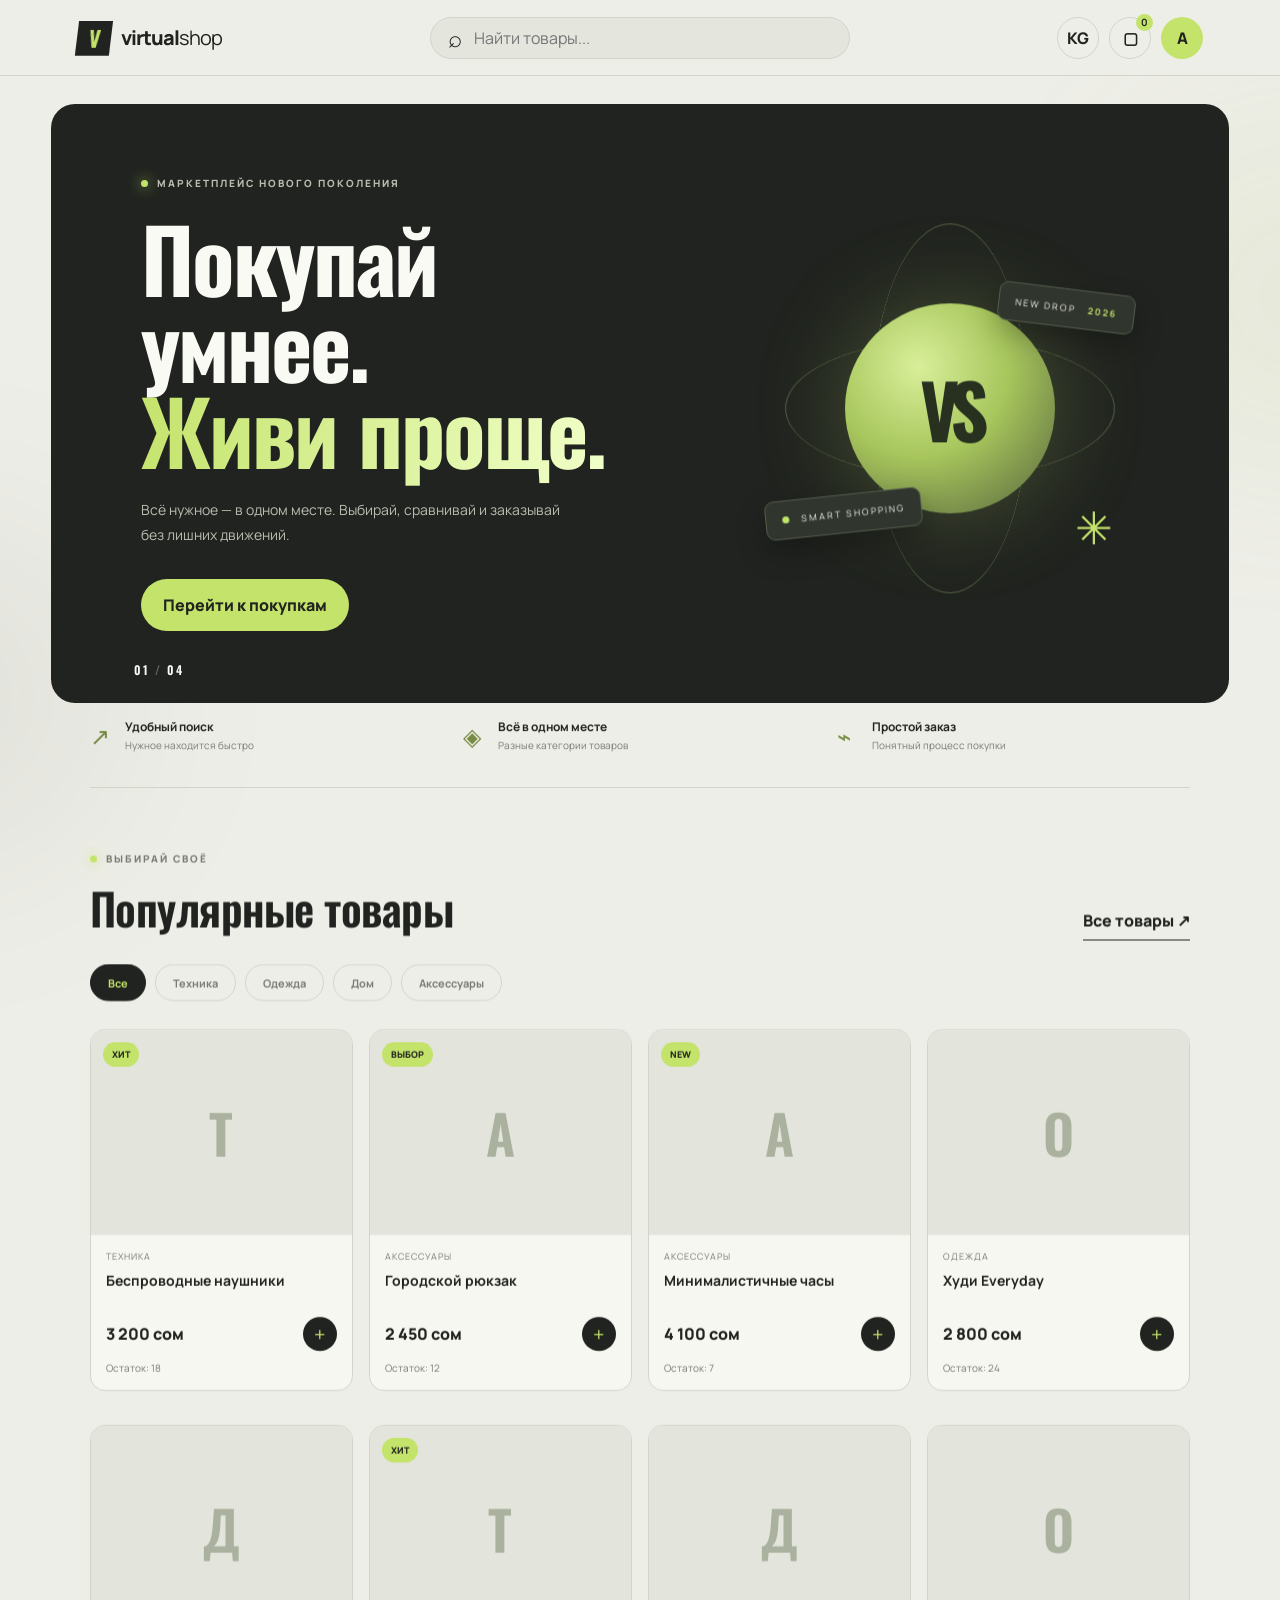
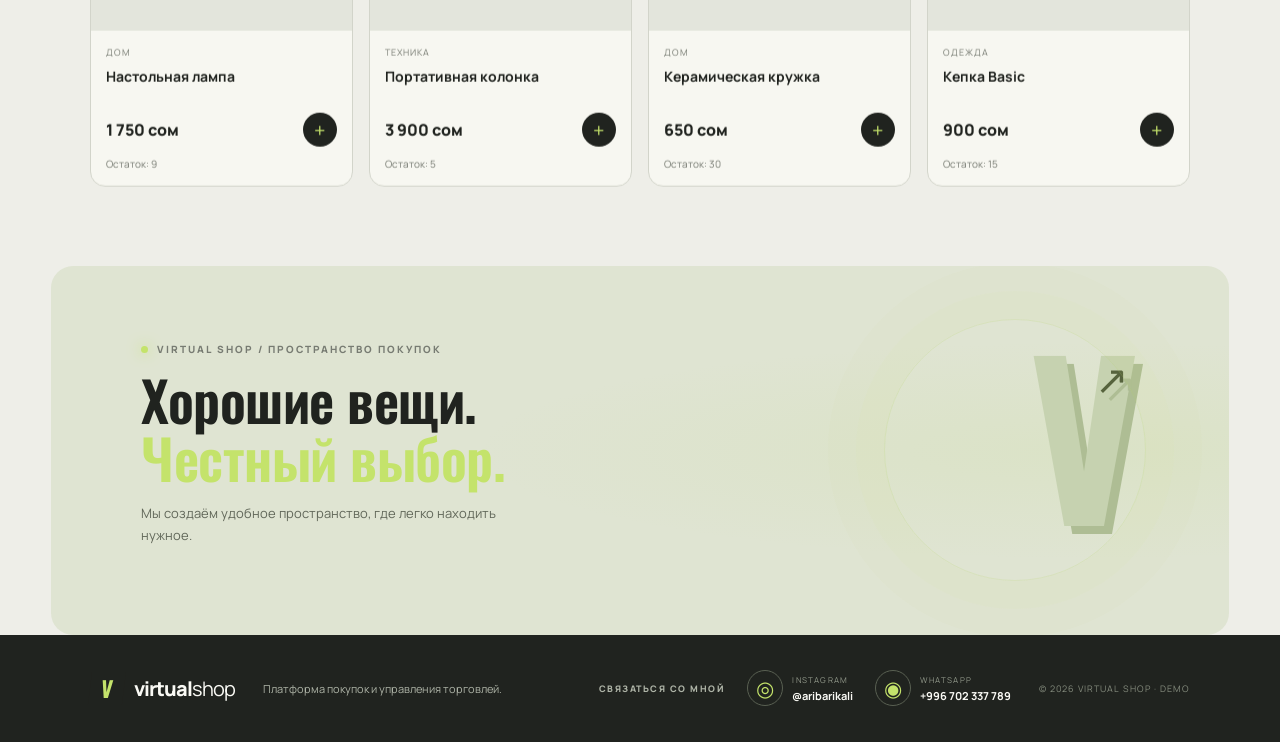
<file: index.html>
<!DOCTYPE html>
<html lang="ru">
<head>
  <meta charset="UTF-8">
  <meta name="viewport" content="width=device-width, initial-scale=1.0">
  <link rel="manifest" href="./manifest.webmanifest">
<link rel="icon" type="image/svg+xml" href="./icons/icon.svg">
  <link rel="apple-touch-icon" href="./icons/icon-192.png">
<meta name="theme-color" content="#7135f4">
  <title>Virtual Shop</title>
  <link rel="stylesheet" href="./styles.css?v=apprepair20261124">
  <link rel="stylesheet" href="./motion.css?v=immersiveparallax20261124">
</head>
<body>
  <div class="ambient ambient-one"></div><div class="ambient ambient-two"></div>
  <header class="topbar">
    <a class="brand" href="#" aria-label="Virtual Shop">
      <span class="brand-mark">V</span><span>virtual<span class="brand-light">shop</span></span>
    </a>
    <div class="search-wrap"><span aria-hidden="true">⌕</span><input id="searchInput" type="search" placeholder="Найти товары..." aria-label="Поиск товаров" autocomplete="off" autocorrect="off" autocapitalize="off" spellcheck="false" name="product-search" role="combobox" aria-autocomplete="list" aria-expanded="false" aria-controls="searchSuggestions"><div class="search-suggestions" id="searchSuggestions" role="listbox" hidden></div></div>
    <div class="top-actions">
      <button class="icon-btn" id="langBtn" aria-label="Сменить язык">KG</button>
      <button class="icon-btn cart-trigger" id="cartBtn" aria-label="Корзина">▢<b id="cartCount">0</b></button>
      <button class="avatar" id="accountBtn" aria-label="Профиль">A</button>
    </div>
  </header>

  <main>
    <section class="hero">
      <div class="hero-copy">
        <div class="eyebrow"><i></i><span data-i18n="heroTag">МАРКЕТПЛЕЙС НОВОГО ПОКОЛЕНИЯ</span></div>
        <h1 data-i18n="heroTitle">Покупай умнее.<br><em>Живи проще.</em></h1>
        <p data-i18n="heroText">Всё нужное — в одном месте. Выбирай, сравнивай и заказывай без лишних движений.</p>
        <button class="primary-btn" id="shopNow" data-i18n="shopNow">Перейти к покупкам <span>↗</span></button>
      </div>
      <div class="hero-art" aria-label="Декоративная композиция">
        <div class="orbit orbit-a"></div><div class="orbit orbit-b"></div>
        <div class="hero-disc"><span>VS</span></div>
        <div class="float-card card-top">NEW DROP <b>2026</b></div>
        <div class="float-card card-bottom"><span class="pulse-dot"></span> SMART SHOPPING</div>
        <div class="hero-cross">✳</div>
      </div>
      <div class="hero-index">01 <span>/</span> 04</div>
    </section>

    <section class="benefits">
      <div><span>↗</span><b data-i18n="benefit1">Удобный поиск</b><small data-i18n="benefit1s">Нужное находится быстро</small></div>
      <div><span>◈</span><b data-i18n="benefit2">Всё в одном месте</b><small data-i18n="benefit2s">Разные категории товаров</small></div>
      <div><span>⌁</span><b data-i18n="benefit3">Простой заказ</b><small data-i18n="benefit3s">Понятный процесс покупки</small></div>
    </section>

    <section class="catalog section" id="catalog">
      <div class="section-head">
        <div><div class="eyebrow"><i></i><span data-i18n="catalogTag">ВЫБИРАЙ СВОЁ</span></div><h2 data-i18n="catalogTitle">Популярные товары</h2></div>
        <button class="text-btn" id="allProducts" data-i18n="allProducts">Все товары ↗</button>
      </div>
      <div class="categories" id="categories"></div>
      <div class="product-grid" id="productGrid"></div>
    </section>

    <section class="promo section">
      <div><div class="eyebrow"><i></i><span data-i18n="promoTag">VIRTUAL SHOP / ПРОСТРАНСТВО ПОКУПОК</span></div>
        <h2 data-i18n="promoTitle">Хорошие вещи.<br><em>Честный выбор.</em></h2>
        <p data-i18n="promoText">Мы создаём удобное пространство, где легко находить нужное.</p>
      </div>
      <div class="promo-symbol">V<span>↗</span></div>
    </section>

    
  </main>

  <footer class="site-footer">
    <a class="brand" href="#"><span class="brand-mark">V</span><span>virtual<span class="brand-light">shop</span></span></a>
    <p data-i18n="footerText">Платформа покупок и управления торговлей.</p>
    <div class="footer-contact">
      <span class="footer-contact-title" data-i18n="footerContactTitle">СВЯЗАТЬСЯ СО МНОЙ</span>
      <a href="https://instagram.com/aribarikali" target="_blank" rel="noopener noreferrer" aria-label="Instagram @aribarikali">
        <span class="footer-social-icon" aria-hidden="true">◎</span><span><small>INSTAGRAM</small><b>@aribarikali</b></span>
      </a>
      <a href="https://wa.me/996702337789" target="_blank" rel="noopener noreferrer" aria-label="Написать в WhatsApp">
        <span class="footer-social-icon" aria-hidden="true">◉</span><span><small>WHATSAPP</small><b>+996 702 337 789</b></span>
      </a>
    </div>
    <small class="footer-copyright">© 2026 VIRTUAL SHOP · DEMO</small>
  </footer>

  <div class="drawer-backdrop" id="backdrop"></div>
  <aside class="drawer" id="cartDrawer" aria-label="Корзина">
    <div class="drawer-head"><h2 data-i18n="cartTitle">Корзина</h2><button class="close-btn drawer-close" id="closeCart" type="button" aria-label="Close cart" title="Close cart"><span aria-hidden="true">×</span></button></div>
    <div id="cartItems" class="cart-items"></div>
    <div class="cart-bottom"><div><span data-i18n="total">Итого</span><strong id="cartTotal">0 сом</strong></div><button class="primary-btn" id="checkoutBtn" data-i18n="checkout">Оформить заказ ↗</button><small data-i18n="checkoutNote">Демо: реальная оплата пока не подключена.</small></div>
  </aside>
  <button id="cartCloseFloating" class="cart-close-floating" type="button" aria-label="Закрыть корзину" hidden>×</button>

  <div class="modal" id="accountModal" aria-hidden="true">
    <div class="modal-card auth-card" role="dialog" aria-modal="true" aria-labelledby="authTitle">
      <button class="close-btn modal-close" id="closeAccount" type="button" aria-label="Закрыть">×</button>
      <div class="eyebrow"><i></i> VIRTUAL SHOP / ACCOUNT</div>
      <h2 id="authTitle" data-i18n="loginTitle">Войти в аккаунт</h2>
      <p id="authDescription" data-i18n="loginDescription">Войдите или создайте аккаунт, чтобы пользоваться личным кабинетом.</p>
      <div class="auth-tabs" id="authTabs">
        <button type="button" class="auth-tab active" data-auth-mode="login" data-i18n="loginTab">Вход</button>
        <button type="button" class="auth-tab" data-auth-mode="signup" data-i18n="signupTab">Регистрация</button>
      </div>
      <form id="authForm" novalidate>
        <label id="authNameField" hidden><span data-i18n="yourNameField">Ваше имя</span><input id="authName" name="name" autocomplete="name" maxlength="80" placeholder="Как к вам обращаться" data-i18n-placeholder="namePlaceholder"></label>
        <label><span data-i18n="emailField">Электронная почта</span><input id="authEmail" name="email" type="email" autocomplete="email" required maxlength="254" placeholder="name@example.com"></label>
        <label><span data-i18n="passwordField">Пароль</span><input id="authPassword" name="password" type="password" autocomplete="current-password" required minlength="8" placeholder="Не менее 8 символов" data-i18n-placeholder="passwordPlaceholder"></label>
        <button class="primary-btn" id="authSubmit" type="submit" data-i18n="signIn">Войти <span>↗</span></button>
      </form>
      <p class="auth-message" id="authMessage" role="status" aria-live="polite"></p>
      <div class="auth-signed-in" id="authSignedIn" hidden>
        <div class="auth-user-mark" id="authUserMark">A</div>
        <strong id="authUserEmail"></strong>
        <span data-i18n="accountConnected">Аккаунт подключён</span>
        <a class="primary-btn" id="sellerOpen" href="./seller.html" hidden data-i18n="openSeller">Открыть комнату продавца ↗</a>
        <button class="primary-btn" id="authSignOut" type="button" data-i18n="signOut">Выйти из аккаунта</button>
      </div>
      <button class="auth-switch" id="authSwitch" type="button" data-i18n="switchToSignup">Нет аккаунта? Зарегистрироваться</button>
      <small class="auth-note" data-i18n="authNote">При регистрации мы отправим письмо подтверждения на указанную вами почту. Пароль не сохраняется в коде сайта.</small>
    </div>
  </div>
  <div class="toast" id="toast" role="status"></div>
  <script src="./motion.js?v=immersiveparallax20261124" defer></script>
  <script type="module" src="./js/app.js?v=apprepair20261124"></script>
  <script>
(() => {
  const button = document.getElementById("accountBtn");
  const modal = document.getElementById("accountModal");
  const close = document.getElementById("closeAccount");
  if (button && modal) {
    button.addEventListener("click", () => {
      modal.classList.add("open");
      modal.setAttribute("aria-hidden", "false");
    });
  }
  if (new URLSearchParams(window.location.search).get("login") === "1" && button) {
    button.click();
    window.history.replaceState({}, "", window.location.pathname);
  }
  if (close && modal) {
    close.addEventListener("click", () => {
      modal.classList.remove("open");
      modal.setAttribute("aria-hidden", "true");
    });
  }
  if (modal) {
    modal.addEventListener("click", event => {
      if (event.target === modal) {
        modal.classList.remove("open");
        modal.setAttribute("aria-hidden", "true");
      }
    });
  }
})();
  </script>
  <script>
if ("serviceWorker" in navigator) {
  window.addEventListener("load", () => {
    navigator.serviceWorker.register("./sw.js", { scope: "./", updateViaCache: "none" })
      .catch(error => console.error("PWA error:", error));
  });
}
  </script>
</body>
</html>
</file>
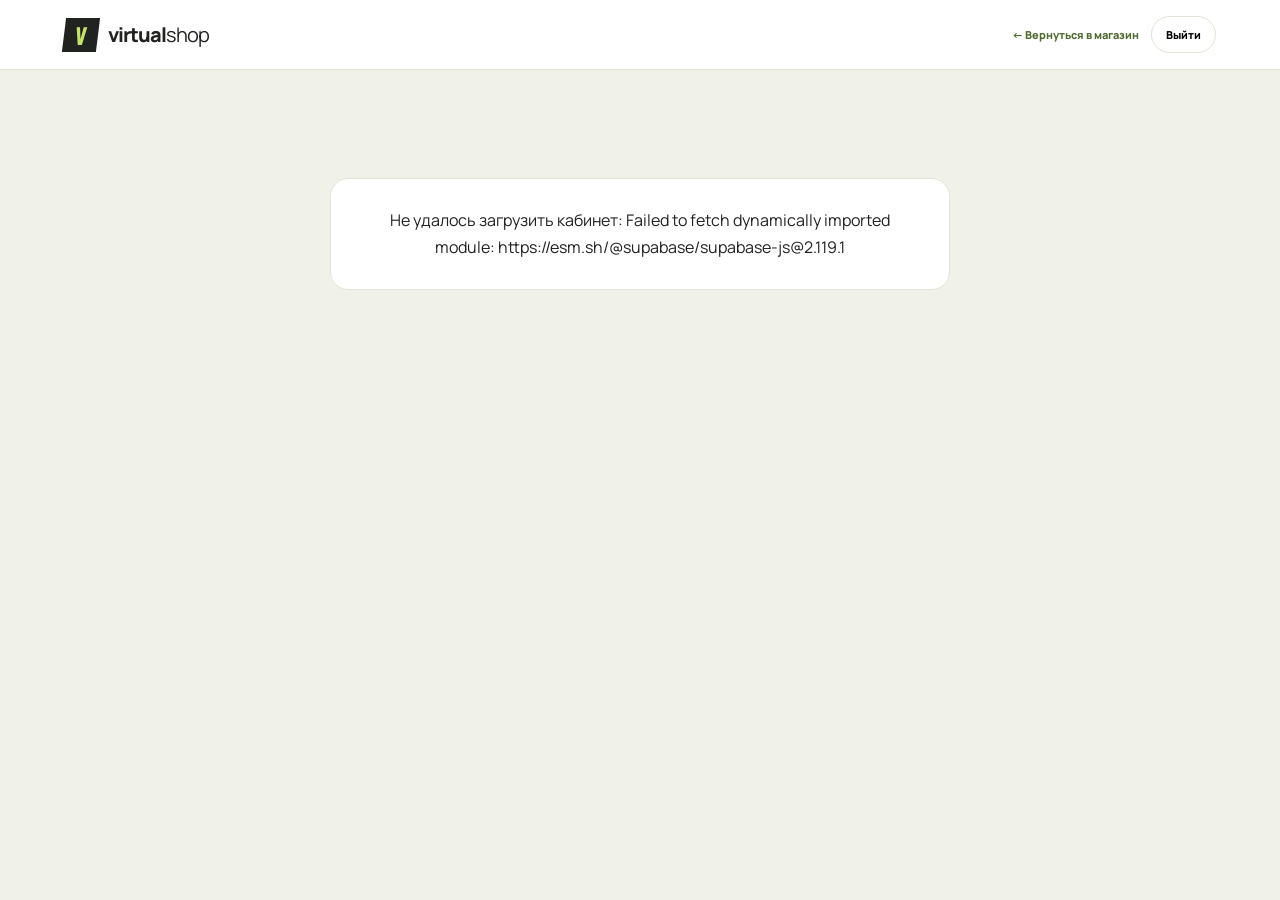
<file: seller.html>
<!DOCTYPE html>
<html lang="ru">
<head>
<meta charset="UTF-8"><meta name="viewport" content="width=device-width, initial-scale=1"><meta name="theme-color" content="#7135f4">
<title>Комната продавца — Virtual Shop</title><link rel="stylesheet" href="./styles.css">
<style>
body{background:#f0f1e9}.seller-page-top{display:flex;align-items:center;justify-content:space-between;gap:12px;padding:16px 5%;background:#fff;border-bottom:1px solid #e2e5db}
.seller-page-top .brand{text-decoration:none;color:var(--ink)}.seller-page-actions{display:flex;align-items:center;gap:12px}
.seller-page-actions a{font-size:11px;font-weight:800;color:#526b32;text-decoration:none}.seller-page-actions button{border:1px solid #e1e4d9;background:#fff;border-radius:30px;padding:10px 14px;font-size:11px;font-weight:800}
.seller-page-main{max-width:1440px;margin:0 auto;padding:0 4% 55px}.seller-dashboard{padding-top:38px}
.seller-access-message{max-width:620px;margin:12vh auto;background:white;border:1px solid #e2e5db;border-radius:18px;padding:28px;text-align:center;line-height:1.7}
@media(max-width:620px){.seller-page-top{padding:12px 4%}.seller-page-actions{gap:8px}.seller-page-actions a,.seller-page-actions button{font-size:10px}.seller-page-actions button{padding:9px 10px}.seller-page-main{padding:0 3% 35px}}

.analytics-toolbar{display:flex;gap:7px;flex-wrap:wrap;margin:0 0 16px}
.analytics-toolbar button{border:1px solid #dfe4d7;background:#fff;color:#66705d;border-radius:30px;padding:9px 14px;font-size:10px;font-weight:800}
.analytics-toolbar button.active{background:#20231f;color:#c4e36b;border-color:#20231f}
.analytics-kpis{display:grid;grid-template-columns:repeat(4,minmax(0,1fr));gap:10px}
.analytics-kpi,.analytics-card{background:#fff;border:1px solid #e2e5db;border-radius:14px;padding:17px;min-width:0}
.analytics-kpi span{display:block;color:#777b72;font-size:10px}
.analytics-kpi strong{display:block;font:600 clamp(19px,2.2vw,27px) Oswald;margin:11px 0 5px;overflow-wrap:anywhere}
.analytics-kpi small,.analytics-card-head p{font-size:9px;color:#8b9184;margin:0}
.analytics-card{margin-top:14px}
.analytics-card-head{display:flex;align-items:center;justify-content:space-between;gap:12px;margin-bottom:15px}
.analytics-card-head h4{font:600 18px Oswald;margin:0 0 5px}
.analytics-chart-total{font-size:12px;font-weight:800;white-space:nowrap}
.analytics-chart{height:205px;display:flex;align-items:stretch;gap:5px;padding-top:8px}
.analytics-bar-col{flex:1;min-width:0;display:flex;flex-direction:column;align-items:center;justify-content:flex-end;gap:8px}
.analytics-bar-track{height:170px;width:100%;display:flex;align-items:flex-end;justify-content:center;background:linear-gradient(to bottom,transparent 32%,#eef0e9 33%,transparent 34%,transparent 65%,#eef0e9 66%,transparent 67%);border-bottom:1px solid #e5e8df}
.analytics-bar{width:min(26px,72%);min-height:0;background:#b8d66b;border-radius:6px 6px 2px 2px;transition:height .25s}
.analytics-bar-col small{font-size:8px;color:#858b7d;white-space:nowrap}
.analytics-empty{padding:30px 14px;text-align:center;color:#858b7d;font-size:11px;line-height:1.7;background:#f8f9f5;border-radius:10px}
.analytics-empty.compact{padding:20px 10px}
.analytics-two-col{display:grid;grid-template-columns:1fr 1fr;gap:14px}
.analytics-two-col .analytics-card{margin-top:14px}
.analytics-rank,.analytics-low-stock{display:flex;align-items:center;gap:10px;padding:10px 0;border-bottom:1px solid #edf0e8}
.analytics-rank:last-child,.analytics-low-stock:last-child{border-bottom:0}
.analytics-rank-number{width:25px;height:25px;flex:0 0 25px;border-radius:8px;background:#edf2e5;display:grid;place-items:center;font-size:10px;font-weight:800;color:#617541}
.analytics-rank-info{min-width:0}
.analytics-rank-info b{display:block;font-size:10px;overflow-wrap:anywhere}
.analytics-rank-info small{display:block;font-size:9px;color:#858b7d;margin-top:4px}
.analytics-category{margin:13px 0}
.analytics-category>div:first-child{display:flex;justify-content:space-between;gap:8px;font-size:9px}
.analytics-category strong{white-space:nowrap}
.analytics-progress{height:7px;background:#edf0e8;border-radius:10px;overflow:hidden;margin-top:7px}
.analytics-progress i{display:block;height:100%;background:#b8d66b;border-radius:10px}
.analytics-low-stock{justify-content:space-between;font-size:10px}
.analytics-low-stock span{font-weight:800;color:#9a6546;white-space:nowrap}
.analytics-footnote{font-size:9px;line-height:1.6;color:#858b7d;margin:12px 2px}
@media(max-width:850px){.analytics-kpis{grid-template-columns:repeat(2,minmax(0,1fr))}}
@media(max-width:620px){.analytics-kpis{gap:8px}.analytics-kpi{padding:13px}.analytics-kpi strong{font-size:20px}.analytics-two-col{grid-template-columns:1fr;gap:0}.analytics-toolbar{gap:5px}.analytics-toolbar button{padding:9px 11px;font-size:9px}.analytics-chart{gap:2px;height:185px}.analytics-bar-track{height:150px}.analytics-bar-col small{font-size:7px}}

/* Warehouse visual refresh */
.warehouse-quick-card{margin:0 0 18px;padding:20px;border-radius:18px;background:linear-gradient(125deg,#20271d,#34412b);color:#fff;box-shadow:0 12px 28px rgba(35,48,27,.12)}
.warehouse-quick-top{display:flex;align-items:center;justify-content:space-between;gap:14px}
.warehouse-quick-top .seller-kicker{color:#b8cb9b}
.warehouse-quick-top h4{font:600 22px Oswald;margin:6px 0}
.warehouse-quick-top p{font-size:10px;color:#c5cdbd;margin:0;line-height:1.6}
.warehouse-quick-top button{flex:0 0 auto;border:0;border-radius:30px;padding:11px 14px;background:#c5e47b;color:#26311d;font-size:10px;font-weight:900}
.warehouse-quick-top button span{margin-left:6px}
.warehouse-quick-metrics{display:flex;gap:30px;margin:18px 0 0;padding-top:14px;border-top:1px solid #46523d}
.warehouse-quick-metrics div{display:grid;gap:3px}
.warehouse-quick-metrics strong{font:600 25px Oswald;color:#d4f09a}
.warehouse-quick-metrics span{font-size:9px;color:#c5cdbd}
.warehouse-quick-list{display:flex;gap:8px;flex-wrap:wrap;margin-top:13px}
.warehouse-quick-chip{display:flex;align-items:center;gap:7px;max-width:100%;padding:7px 10px;border-radius:9px;background:#3a4632;color:#f4f6ee;font-size:9px}
.warehouse-quick-chip i{width:7px;height:7px;border-radius:50%;background:#efb16c;flex:0 0 7px}
.warehouse-quick-chip b{color:#f5c48d}
.warehouse-stock-panel{margin-top:18px;padding:20px;border-radius:18px;background:#e7ecdc;border:1px solid #d6dfc8}
.warehouse-panel-heading{display:flex;align-items:center;justify-content:space-between;gap:12px;margin-bottom:14px}
.warehouse-panel-heading h4{font:600 25px Oswald;margin:5px 0}
.warehouse-panel-heading p{font-size:10px;color:#737d68;margin:0}
.warehouse-live-pill{display:flex;align-items:center;gap:6px;padding:7px 10px;border-radius:30px;background:#d5e5c1;color:#536b3d;font-size:9px;font-weight:800;white-space:nowrap}
.warehouse-live-pill i{width:6px;height:6px;border-radius:50%;background:#77a64c}
.warehouse-stock-grid{display:grid;grid-template-columns:repeat(2,minmax(0,1fr));gap:10px}
.warehouse-stock-card{display:grid;grid-template-columns:42px minmax(0,1fr);gap:10px;align-items:center;padding:13px;border:1px solid #e0e6d7;border-radius:13px;background:#fff;min-width:0;box-shadow:0 3px 10px rgba(40,55,30,.035)}
.warehouse-stock-card.low{border-color:#efd4b7;background:#fffaf5}
.warehouse-stock-icon{width:42px;height:42px;border-radius:11px;background:#edf2e5;color:#718553;display:grid;place-items:center;font:600 19px Oswald;overflow:hidden}
.warehouse-stock-icon img{width:100%;height:100%;object-fit:cover}
.warehouse-stock-info{min-width:0}
.warehouse-stock-info b{display:block;font-size:11px;line-height:1.45;overflow-wrap:anywhere}
.warehouse-stock-info small{display:block;color:#8b9184;font-size:9px;margin-top:3px}
.warehouse-stock-bottom{grid-column:1/-1;display:flex;align-items:center;justify-content:space-between;gap:8px;padding-top:8px;border-top:1px solid #edf0e8}
.warehouse-stock-qty{font:600 17px Oswald;color:#31372b}
.warehouse-stock-status{padding:5px 8px;border-radius:30px;background:#edf4e4;color:#5c783e;font-size:8px;font-weight:900}
.warehouse-stock-card.low .warehouse-stock-status{background:#faeadb;color:#a26435}
.warehouse-stock-empty{grid-column:1/-1;padding:22px;text-align:center;border-radius:12px;background:#fff;color:#7e8872;font-size:11px}
@media(max-width:620px){
 .warehouse-quick-card{padding:16px;margin-bottom:14px}
 .warehouse-quick-top{align-items:flex-start;flex-direction:column}
 .warehouse-quick-top button{width:100%}
 .warehouse-quick-metrics{gap:25px}
 .warehouse-stock-panel{padding:14px;background:#e5eadb}
 .warehouse-panel-heading{align-items:flex-start}
 .warehouse-panel-heading h4{font-size:22px}
 .warehouse-stock-grid{grid-template-columns:1fr;gap:8px}
 .warehouse-stock-card{grid-template-columns:42px minmax(0,1fr) auto;gap:10px;padding:11px}
 .warehouse-stock-bottom{grid-column:3;grid-row:1;display:flex;align-items:flex-end;flex-direction:column;justify-content:center;border:0;padding:0}
 .warehouse-stock-qty{font-size:16px}
 .warehouse-stock-status{font-size:7px}
}
</style></head><body>
<header class="seller-page-top"><a class="brand" href="./" aria-label="Вернуться в Virtual Shop"><span class="brand-mark">V</span><span>virtual<span class="brand-light">shop</span></span></a>
<div class="seller-page-actions"><a href="./">← Вернуться в магазин</a><button id="sellerLogout" type="button">Выйти</button></div></header>
<main class="seller-page-main"><div class="seller-access-message" id="sellerAccessMessage">Проверяем доступ к комнате продавца…</div>
<div id="sellerWorkspace" hidden><section class="seller-dashboard section" id="adminPanel">
      <div class="seller-heading">
        <div><div class="eyebrow"><i></i> VIRTUAL SHOP / SELLER SPACE</div><h2>Комната продавца</h2><p>Управляйте товарами, заказами и остатками в одном месте.</p></div>
        <span class="seller-status"><i></i> Кабинет продавца</span>
      </div>
      <div class="seller-layout">
        <aside class="seller-sidebar" aria-label="Навигация кабинета">
          <div class="seller-side-label">РАБОЧЕЕ ПРОСТРАНСТВО</div>
          <button class="seller-nav active" data-seller-view="overview"><span>▦</span> Обзор</button>
          <button class="seller-nav" data-seller-view="products"><span>◇</span> Мои товары</button>
          <button class="seller-nav" data-seller-view="orders"><span>▤</span> Заказы</button>
          <button class="seller-nav" data-seller-view="analytics"><span>▥</span> Аналитика</button>
          <button class="seller-nav" data-seller-view="inventory"><span>⌂</span> Склад</button>
          <div class="seller-sidebar-note"><b>Virtual Shop</b><small>Панель управления магазином</small></div>
        </aside>
        <div class="seller-content">
          <section class="seller-view" data-seller-panel="overview">
            <div class="seller-view-head"><div><span class="seller-kicker">ВАШ МАГАЗИН</span><h3>Обзор</h3></div><button class="seller-action" data-seller-go="products">＋ Добавить товар</button></div>
            <div class="seller-stats">
              <article class="seller-stat"><span>Всего товаров</span><strong id="statProducts">0</strong><small>В каталоге</small><i>◇</i></article>
              <article class="seller-stat"><span>Заказы</span><strong id="statOrders">0</strong><small>Оформлено</small><i>▤</i></article>
              <article class="seller-stat"><span>Сумма заказов</span><strong id="statRevenue">0 сом</strong><small>Общая сумма</small><i>↗</i></article>
              <article class="seller-stat"><span>На складе</span><strong id="statStock">0</strong><small>Единиц товара</small><i>⌂</i></article>
            </div>
            <div class="warehouse-quick-card" id="warehouseQuickCard">
              <div class="warehouse-quick-top"><div><span class="seller-kicker">СКЛАД / БЫСТРЫЙ ДОСТУП</span><h4>Остатки товаров</h4><p id="warehouseQuickText">Проверяйте наличие товаров в один клик.</p></div><button type="button" data-seller-go="inventory">Открыть склад <span>↗</span></button></div>
              <div class="warehouse-quick-metrics"><div><strong id="quickStockTotal">0</strong><span>единиц на складе</span></div><div><strong id="quickStockLow">0</strong><span>заканчиваются</span></div></div>
              <div id="warehouseQuickList" class="warehouse-quick-list"></div>
            </div>
            <div class="seller-welcome"><div><span>VIRTUAL SHOP / SELLER</span><h4>Ваш магазин. Ваши правила.</h4><p>Добавляйте новые позиции, следите за остатками и проверяйте заказы.</p></div><b>V<span>↗</span></b></div>
            <div class="seller-latest"><div class="seller-block-head"><h4>Последние товары</h4><button class="seller-link" data-seller-go="products">Все товары ↗</button></div><div id="overviewProducts"></div></div>
          </section>
          <section class="seller-view" data-seller-panel="products" hidden>
            <div class="seller-view-head"><div><span class="seller-kicker">КАТАЛОГ</span><h3>Мои товары</h3></div><span class="seller-count" id="sellerProductCount">0 позиций</span></div>
            <div class="seller-form-card"><div class="seller-block-head"><div><h4 id="sellerFormTitle">Добавить новый товар</h4><p>Заполните информацию о товаре</p></div><span class="seller-plus">＋</span></div>
              <form id="productForm" class="product-form seller-product-form">
                <label><span>Название товара</span><input id="productName" required maxlength="100" placeholder="Например, Наушники"></label>
                <label><span>Цена (сом)</span><input id="productPrice" required type="number" min="1" placeholder="2500"></label>
                <label><span>Количество на складе</span><input id="productStock" required type="number" min="0" placeholder="10"></label>
                <label><span>Категория</span><select id="productCategory"><option value="Техника">Техника</option><option value="Одежда">Одежда</option><option value="Дом">Дом</option><option value="Аксессуары">Аксессуары</option></select></label>
                <label class="wide"><span>Описание товара (необязательно)</span><textarea id="productDescription" rows="3" maxlength="2000" placeholder="Кратко опишите товар"></textarea></label>
                <label class="wide"><span>Ссылка на изображение</span><input id="productImage" type="url" placeholder="https://..."></label>
                <div class="seller-form-actions"><button class="primary-btn" id="productSubmit" type="submit">Добавить товар <span>＋</span></button><button class="seller-cancel" id="cancelProductEdit" type="button" hidden>Отмена</button></div>
              </form>
            </div>
            <div class="seller-table-card"><div class="seller-block-head"><h4>Все товары</h4><span class="seller-count" id="sellerProductCount2">0 позиций</span></div><div id="inventoryList"></div></div>
          </section>
          <section class="seller-view" data-seller-panel="orders" hidden>
            <div class="seller-view-head"><div><span class="seller-kicker">ПРОДАЖИ</span><h3>Заказы</h3></div></div>
            <div class="seller-table-card"><div class="seller-block-head"><h4>История заказов</h4></div><div id="sellerOrders"></div></div>
          </section>
          <section class="seller-view" data-seller-panel="analytics" hidden>
            <div class="seller-view-head"><div><span class="seller-kicker">ПОКАЗАТЕЛИ МАГАЗИНА</span><h3>Аналитика</h3></div></div>
            <div class="analytics-toolbar" aria-label="Период аналитики">
              <button type="button" data-analytics-range="7">7 дней</button>
              <button type="button" class="active" data-analytics-range="30">30 дней</button>
              <button type="button" data-analytics-range="90">90 дней</button>
              <button type="button" data-analytics-range="all">За всё время</button>
            </div>
            <div id="analyticsContent" aria-live="polite"></div>
          </section>
          <section class="seller-view" data-seller-panel="inventory" hidden>
            <div class="seller-view-head"><div><span class="seller-kicker">УЧЁТ ТОВАРОВ</span><h3>Склад</h3></div></div>
            <div class="seller-stats seller-stock-summary"><article class="seller-stat"><span>Всего единиц</span><strong id="stockTotal">0</strong><small>Все категории</small></article><article class="seller-stat"><span>Заканчиваются</span><strong id="stockLow">0</strong><small>5 или меньше</small></article></div>
            <div class="warehouse-stock-panel"><div class="warehouse-panel-heading"><div><span class="seller-kicker">УЧЁТ И НАЛИЧИЕ</span><h4>Остатки на складе</h4><p>Каждый товар отображается отдельной карточкой</p></div><span class="warehouse-live-pill"><i></i> Обновлено</span></div><div id="sellerStockList" class="warehouse-stock-grid"></div></div>
          </section>
        </div>
      </div>
    </section></div></main>
<div class="toast" id="toast" role="status" aria-live="polite"></div><script type="module" src="./seller.js?v=apprepair20261124"></script></body></html>
</file>
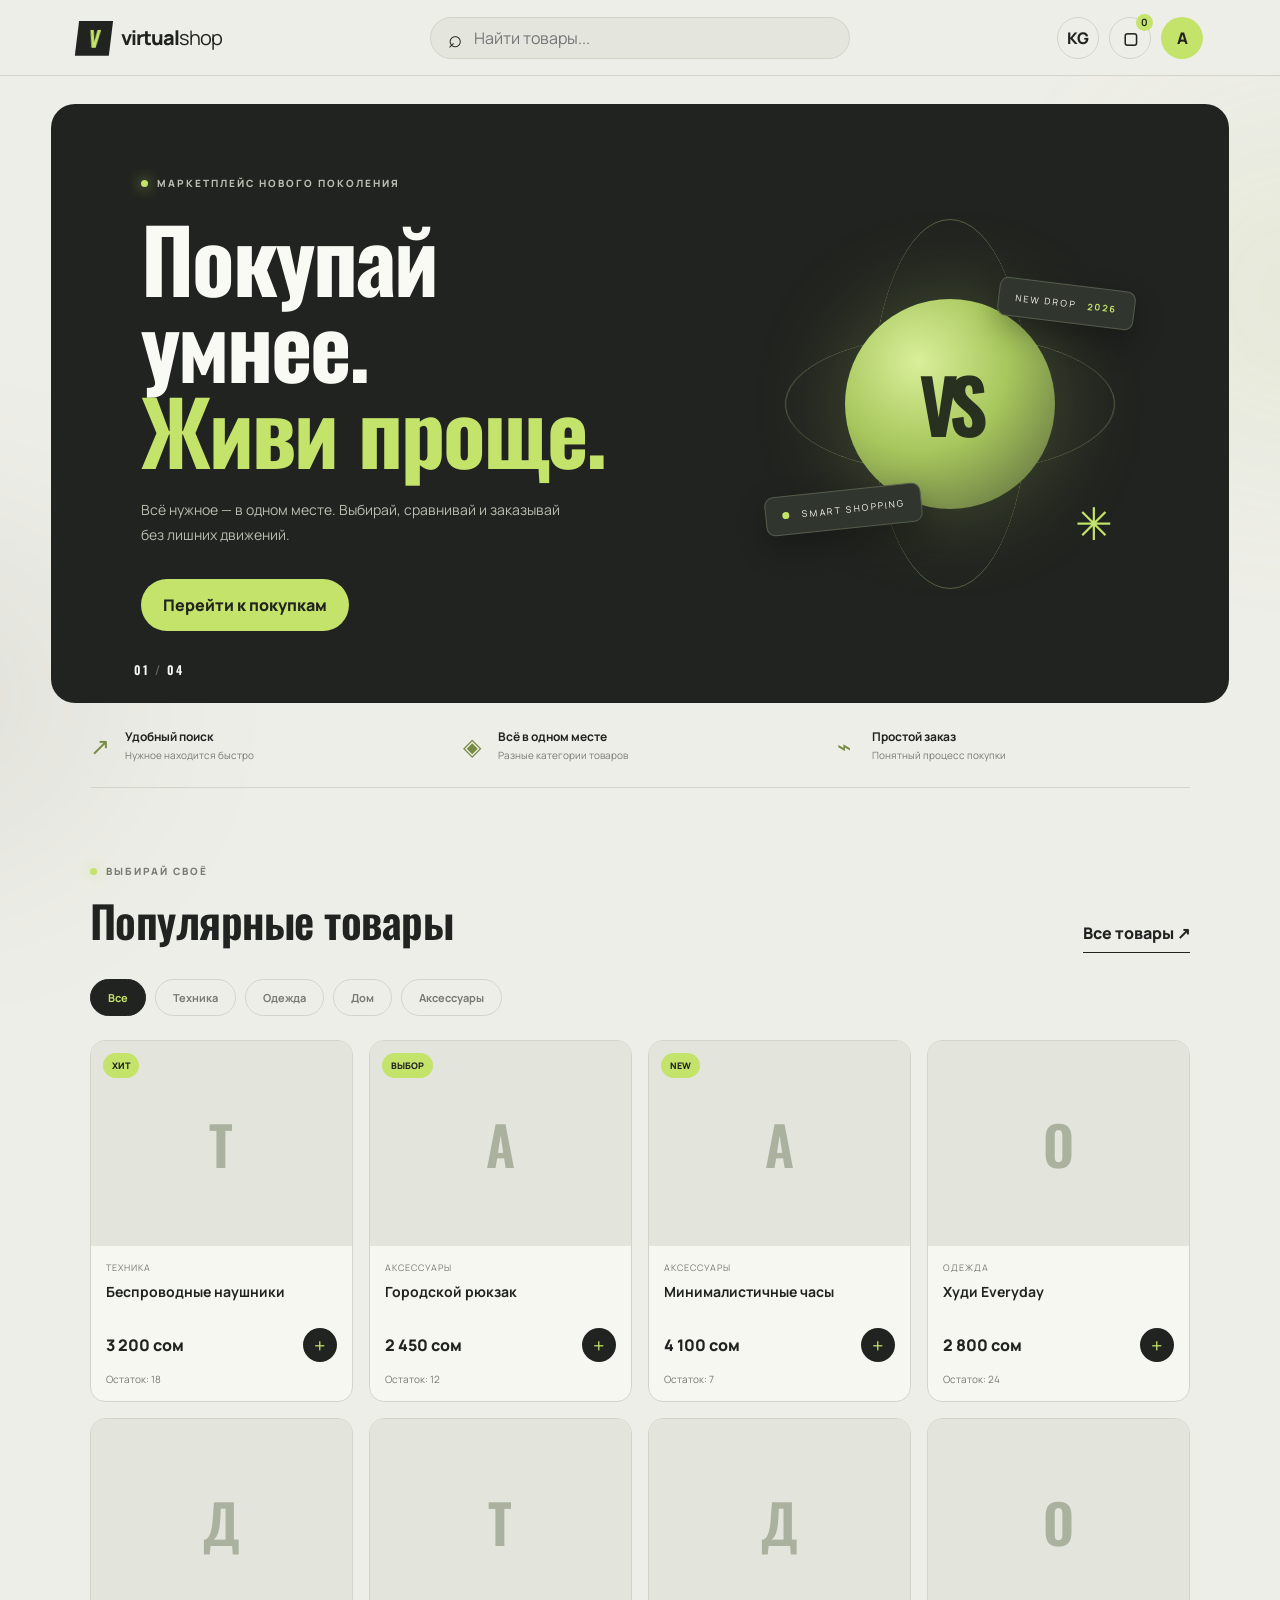
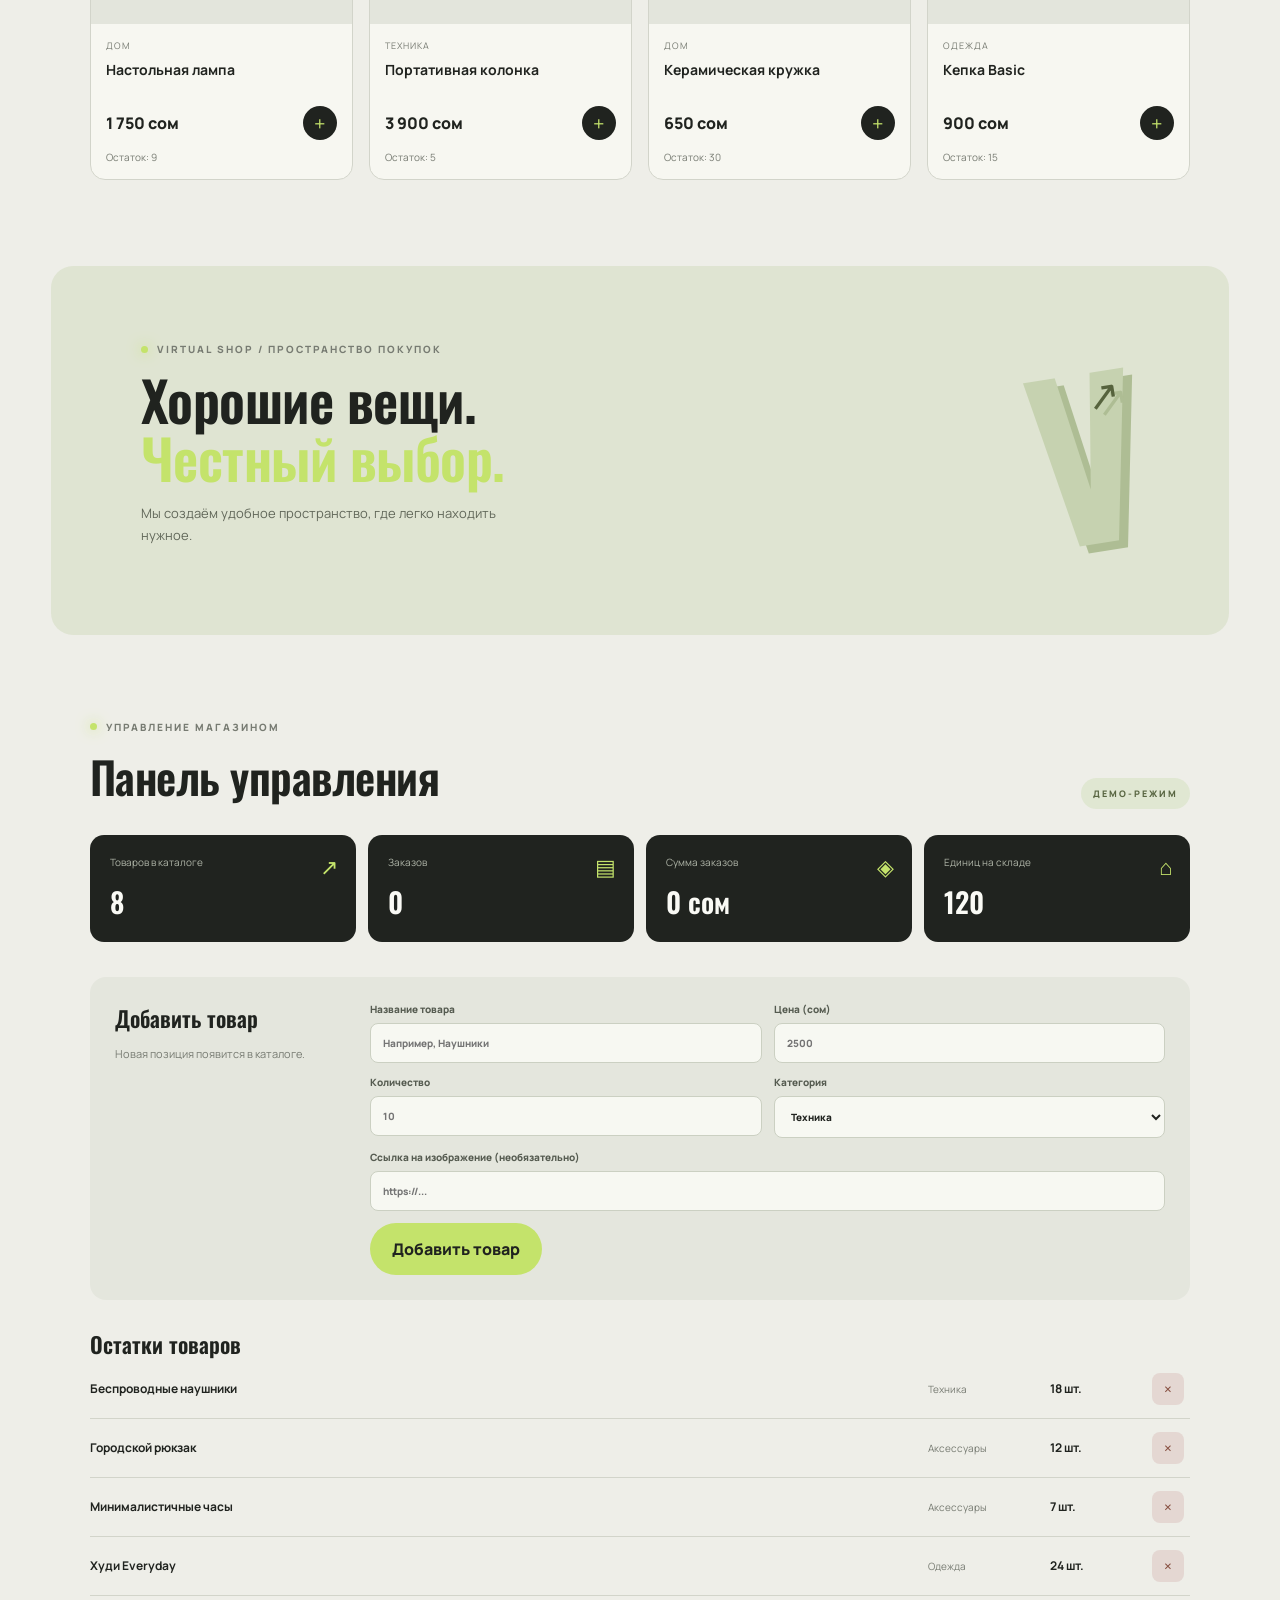
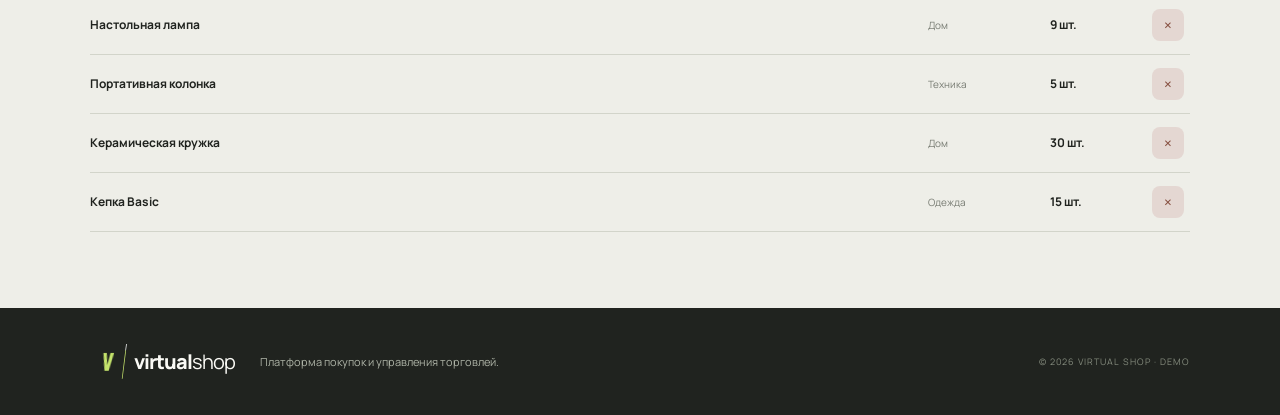
<file: Virtual-Shop.html>
<!DOCTYPE html>
<html lang="ru">
<head>
  <meta charset="UTF-8">
  <meta name="viewport" content="width=device-width, initial-scale=1.0">
  <meta name="theme-color" content="#20231f">
  <title>Virtual Shop</title>
  <style>
@import url('https://fonts.googleapis.com/css2?family=Manrope:wght@400;500;600;700;800&family=Oswald:wght@500;600;700&display=swap');
:root{--bg:#eeeee8;--ink:#20231f;--muted:#777b72;--panel:#e3e4dc;--line:#d2d4ca;--accent:#c4e36b;--dark:#20231f;--white:#fafaf5;--radius:18px}
*{box-sizing:border-box}html{scroll-behavior:smooth}body{margin:0;background:var(--bg);color:var(--ink);font-family:Manrope,Arial,sans-serif;overflow-x:hidden}button,input,select{font:inherit}button{cursor:pointer}.ambient{position:fixed;width:320px;height:320px;border-radius:50%;filter:blur(100px);opacity:.12;pointer-events:none;z-index:-1}.ambient-one{background:#a7c95c;top:15%;right:-180px}.ambient-two{background:#777e70;bottom:5%;left:-220px}
.topbar{height:76px;padding:0 6vw;display:flex;align-items:center;justify-content:space-between;gap:25px;border-bottom:1px solid var(--line);position:sticky;top:0;background:rgba(238,238,232,.9);backdrop-filter:blur(16px);z-index:20}.brand{display:flex;align-items:center;gap:10px;text-decoration:none;color:var(--ink);font-weight:800;letter-spacing:-1px;font-size:20px}.brand-light{font-weight:400}.brand-mark{width:34px;height:34px;background:var(--ink);color:var(--accent);display:grid;place-items:center;font:700 22px Oswald;transform:skew(-7deg)}.search-wrap{display:flex;align-items:center;gap:10px;background:#e4e5dd;border:1px solid var(--line);border-radius:30px;padding:0 17px;height:42px;width:min(420px,42vw)}.search-wrap span{font-size:24px}.search-wrap input{background:none;border:0;outline:0;width:100%;color:var(--ink)}.top-actions{display:flex;gap:10px;align-items:center}.icon-btn,.avatar{border:1px solid var(--line);background:transparent;width:42px;height:42px;border-radius:50%;font-weight:800;color:var(--ink);position:relative;transition:.25s}.icon-btn:hover,.avatar:hover{background:var(--ink);color:var(--accent);transform:translateY(-3px)}.cart-trigger b{position:absolute;right:-3px;top:-4px;background:var(--accent);color:var(--ink);border-radius:50%;font-size:10px;min-width:17px;height:17px;display:grid;place-items:center}.avatar{background:var(--accent);border:0}
.hero{min-height:490px;margin:28px 4vw 0;background:var(--dark);color:var(--white);border-radius:24px;padding:72px 7%;position:relative;overflow:hidden;display:flex;align-items:center}.hero-copy{max-width:540px;position:relative;z-index:2}.eyebrow{display:flex;align-items:center;gap:9px;font-size:10px;letter-spacing:2px;font-weight:800;color:var(--muted)}.eyebrow i{width:7px;height:7px;background:var(--accent);border-radius:50%;display:inline-block;box-shadow:0 0 14px var(--accent)}.hero .eyebrow{color:#b8bdb0}.hero h1{font:700 clamp(48px,7vw,88px)/.98 Oswald,sans-serif;letter-spacing:-2px;margin:24px 0}.hero h1 em,.promo h2 em{color:var(--accent);font-style:normal}.hero p{max-width:420px;color:#b8bdb0;line-height:1.8;font-size:14px}.primary-btn{border:0;background:var(--accent);color:var(--ink);border-radius:30px;padding:15px 22px;font-weight:800;display:inline-flex;gap:22px;align-items:center;justify-content:center;transition:transform .25s,box-shadow .25s,background .25s}.primary-btn:hover{transform:translateY(-4px);box-shadow:0 12px 28px #9bbd4c55;background:#d5f18a}.hero .primary-btn{margin-top:18px}.hero-art{position:absolute;right:8%;top:50%;transform:translateY(-50%);width:370px;height:370px}.hero-disc{position:absolute;width:210px;height:210px;border-radius:50%;background:radial-gradient(circle at 35% 30%,#d9ef9a,#a7c65c 45%,#56633d 100%);top:80px;left:80px;display:grid;place-items:center;box-shadow:0 0 90px #b8d76b44;animation:float 5s ease-in-out infinite}.hero-disc span{font:700 75px Oswald;color:#283020;letter-spacing:-8px}.orbit{position:absolute;border:1px solid #a9bd7d66;border-radius:50%;inset:20px;animation:spin 24s linear infinite}.orbit-a{transform:rotateX(65deg) rotate(20deg)}.orbit-b{inset:0;transform:rotateY(65deg);animation-duration:32s;animation-direction:reverse}.float-card{position:absolute;background:#30352e;border:1px solid #555d4c;padding:12px 16px;border-radius:9px;font-size:9px;letter-spacing:2px;box-shadow:0 12px 30px #0004}.float-card b{color:var(--accent);margin-left:8px}.card-top{right:0;top:65px;transform:rotate(7deg)}.card-bottom{left:0;bottom:60px;transform:rotate(-6deg)}.pulse-dot{display:inline-block;width:7px;height:7px;background:var(--accent);border-radius:50%;margin-right:8px;animation:pulse 1.5s infinite}.hero-cross{position:absolute;right:22px;bottom:35px;color:var(--accent);font-size:45px;animation:spin 18s linear infinite}.hero-index{position:absolute;bottom:25px;left:7%;font:600 12px Oswald;letter-spacing:2px}.hero-index span{color:#687064}
.benefits{margin:0 7%;padding:25px 0;display:grid;grid-template-columns:repeat(3,1fr);border-bottom:1px solid var(--line);gap:20px}.benefits div{display:grid;grid-template-columns:35px 1fr;align-items:center}.benefits div>span{grid-row:span 2;font-size:24px;color:#778b43}.benefits b{font-size:12px}.benefits small{font-size:10px;color:var(--muted);margin-top:3px}.section{padding:76px 7%}.section-head{display:flex;justify-content:space-between;align-items:end;gap:20px;margin-bottom:26px}.section h2{font:600 clamp(30px,4vw,44px) Oswald;margin:10px 0 0;letter-spacing:-.5px}.text-btn{border:0;background:none;color:var(--ink);font-weight:800;border-bottom:1px solid var(--ink);padding:8px 0}.categories{display:flex;gap:9px;flex-wrap:wrap;margin-bottom:24px}.category-btn{border:1px solid var(--line);background:transparent;border-radius:30px;padding:10px 17px;font-size:11px;font-weight:700;color:var(--muted);transition:.2s}.category-btn.active,.category-btn:hover{background:var(--ink);color:var(--accent);border-color:var(--ink)}.product-grid{display:grid;grid-template-columns:repeat(4,1fr);gap:16px}.product-card{background:#f7f7f1;border:1px solid var(--line);border-radius:15px;overflow:hidden;transition:transform .3s,box-shadow .3s;animation:appear .5s both}.product-card:hover{transform:translateY(-7px);box-shadow:0 18px 35px #25291d16}.product-image{height:205px;background:#e3e5dc;position:relative;display:grid;place-items:center;overflow:hidden}.product-image img{width:100%;height:100%;object-fit:cover;transition:transform .6s}.product-card:hover .product-image img{transform:scale(1.07)}.product-placeholder{font:600 54px Oswald;color:#aab19e}.product-tag{position:absolute;top:12px;left:12px;background:var(--accent);padding:6px 9px;border-radius:20px;font-size:9px;font-weight:800}.product-info{padding:15px}.product-category{font-size:9px;color:var(--muted);letter-spacing:1px;text-transform:uppercase}.product-info h3{font-size:14px;margin:8px 0 12px;min-height:34px}.product-bottom{display:flex;justify-content:space-between;align-items:center}.product-price{font-weight:800;font-size:16px}.add-btn{width:34px;height:34px;border:0;border-radius:50%;background:var(--ink);color:var(--accent);font-size:20px;transition:.2s}.add-btn:hover{transform:rotate(90deg);background:#52613a}.stock-note{font-size:10px;color:var(--muted);margin-top:10px}
.promo{margin:10px 4vw 0;background:#dfe4d2;border-radius:22px;display:flex;justify-content:space-between;align-items:center;overflow:hidden;min-height:270px;position:relative}.promo h2{font:600 clamp(34px,5vw,55px)/1.05 Oswald;margin:15px 0}.promo p{color:#62685a;font-size:13px;max-width:390px;line-height:1.7}.promo-symbol{font:700 210px Oswald;color:#c6d2b0;line-height:1;position:relative;transform:rotate(-9deg);text-shadow:8px 8px 0 #aebd94}.promo-symbol span{font:40px Manrope;color:#56633d;position:absolute;right:10px;top:25px;animation:float 3s infinite}
.admin{padding-top:85px}.demo-label{font-size:9px;letter-spacing:2px;font-weight:800;background:#e0e7d2;padding:9px 12px;border-radius:20px;color:#596642}.stats{display:grid;grid-template-columns:repeat(4,1fr);gap:12px}.stat-card{background:var(--dark);color:var(--white);border-radius:14px;padding:20px;position:relative;overflow:hidden}.stat-card small{display:block;color:#aeb4a7;font-size:10px}.stat-card strong{display:block;font:600 28px Oswald;margin-top:12px}.stat-card>span{position:absolute;right:18px;top:17px;color:var(--accent);font-size:22px}.admin-tools{margin-top:35px;display:grid;grid-template-columns:230px 1fr;gap:25px;padding:25px;background:#e4e6dd;border-radius:16px}.admin-tools h3,.inventory-wrap h3{font:600 22px Oswald;margin:0}.admin-tools p{font-size:11px;color:var(--muted);line-height:1.7}.product-form{display:grid;grid-template-columns:repeat(2,1fr);gap:12px}.product-form label,.modal-card label{display:flex;flex-direction:column;gap:7px;font-size:10px;font-weight:800;color:#555b50}.product-form input,.product-form select,.modal-card input{border:1px solid #cbd0c2;border-radius:8px;background:#f7f8f2;padding:12px;color:var(--ink);outline:none;min-width:0}.product-form input:focus,.product-form select:focus,.modal-card input:focus{border-color:#879e50;box-shadow:0 0 0 3px #b7d66b33}.product-form .wide{grid-column:span 2}.product-form button{justify-self:start}.inventory-wrap{margin-top:28px}.inventory-row{display:grid;grid-template-columns:1fr 110px 90px 38px;align-items:center;gap:12px;padding:13px 0;border-bottom:1px solid var(--line);font-size:12px}.inventory-row small{color:var(--muted)}.delete-btn{border:0;background:#e4d7d2;color:#854d3e;border-radius:8px;width:32px;height:32px;font-size:16px}
footer{background:var(--dark);color:var(--white);padding:35px 7%;display:flex;align-items:center;gap:25px;flex-wrap:wrap}footer .brand{color:var(--white)}footer p{color:#aeb4a7;font-size:11px;flex:1}footer small{color:#858c7e;font-size:9px;letter-spacing:1px}
.drawer-backdrop{position:fixed;inset:0;background:#10130fcc;opacity:0;visibility:hidden;transition:.3s;z-index:40}.drawer-backdrop.open{opacity:1;visibility:visible}.drawer{position:fixed;z-index:41;right:0;top:0;height:100%;width:min(430px,100%);background:var(--bg);padding:25px;transform:translateX(105%);transition:transform .35s;display:flex;flex-direction:column}.drawer.open{transform:translateX(0)}.drawer-head{display:flex;justify-content:space-between;align-items:center;border-bottom:1px solid var(--line);padding-bottom:15px}.drawer-head h2,.modal-card h2{font:600 30px Oswald;margin:0}.close-btn{border:0;background:var(--panel);width:38px;height:38px;border-radius:50%;font-size:25px}.cart-items{overflow:auto;flex:1}.cart-row{display:grid;grid-template-columns:1fr auto;gap:10px;padding:17px 0;border-bottom:1px solid var(--line)}.cart-row b{font-size:13px}.cart-row small{display:block;color:var(--muted);margin-top:5px}.quantity{display:flex;align-items:center;gap:9px}.quantity button{border:1px solid var(--line);background:transparent;border-radius:50%;width:25px;height:25px}.cart-bottom{border-top:1px solid var(--line);padding-top:18px}.cart-bottom>div{display:flex;justify-content:space-between;margin-bottom:16px}.cart-bottom strong{font-size:20px}.cart-bottom .primary-btn{width:100%}.cart-bottom small{display:block;text-align:center;color:var(--muted);font-size:10px;margin-top:12px}.empty-state{color:var(--muted);font-size:13px;text-align:center;padding:35px 10px}
.modal{position:fixed;inset:0;z-index:50;background:#10130fcc;display:grid;place-items:center;padding:20px;opacity:0;visibility:hidden;transition:.25s}.modal.open{opacity:1;visibility:visible}.modal-card{background:var(--bg);padding:30px;border-radius:18px;width:min(390px,100%);position:relative}.modal-close{position:absolute;right:18px;top:18px}.modal-card h2{margin:18px 0 8px}.modal-card p,.modal-card small{font-size:11px;color:var(--muted);line-height:1.6}.modal-card label{margin:20px 0}.modal-card .primary-btn{width:100%}.toast{position:fixed;bottom:25px;left:50%;transform:translate(-50%,20px);opacity:0;background:var(--ink);color:white;padding:13px 20px;border-radius:30px;font-size:12px;z-index:60;transition:.25s;pointer-events:none}.toast.show{opacity:1;transform:translate(-50%,0)}
@keyframes spin{to{transform:rotate(360deg)}}@keyframes float{0%,100%{translate:0 0}50%{translate:0 -12px}}@keyframes pulse{50%{box-shadow:0 0 0 7px #c4e36b22}}@keyframes appear{from{opacity:0;transform:translateY(15px)}to{opacity:1;transform:translateY(0)}}
@media(max-width:900px){.hero-art{right:-4%;opacity:.7;scale:.85}.hero-copy{max-width:55%}.product-grid{grid-template-columns:repeat(3,1fr)}.admin-tools{grid-template-columns:1fr}.stats{grid-template-columns:repeat(2,1fr)}}
@media(max-width:620px){.topbar{height:65px;padding:0 4%;gap:10px}.brand{font-size:16px}.brand-mark{width:29px;height:29px}.search-wrap{width:auto;flex:1;padding:0 10px}.search-wrap input{font-size:11px}.top-actions{gap:5px}.icon-btn,.avatar{width:34px;height:34px;font-size:11px}.hero{margin:14px 3% 0;min-height:480px;padding:45px 7%;align-items:flex-start}.hero-copy{max-width:100%}.hero h1{font-size:58px}.hero p{max-width:300px}.hero-art{width:250px;height:250px;top:auto;bottom:-35px;right:-35px;transform:none;opacity:.55}.hero-disc{width:145px;height:145px;top:55px;left:55px}.hero-disc span{font-size:55px}.orbit{inset:8px}.card-top{right:0;top:35px}.card-bottom{left:0;bottom:35px}.hero-index{bottom:18px}.benefits{margin:0 5%;gap:10px;padding:20px 0}.benefits div{grid-template-columns:1fr;gap:5px}.benefits div>span{grid-row:auto;font-size:20px}.benefits b{font-size:10px}.benefits small{font-size:9px}.section{padding:55px 5%}.section-head{align-items:start}.section h2{font-size:34px}.product-grid{grid-template-columns:repeat(2,1fr);gap:10px}.product-image{height:155px}.product-info{padding:11px}.product-info h3{font-size:12px}.product-price{font-size:14px}.promo{margin:0 3%;padding:35px 7%;min-height:250px}.promo-symbol{font-size:130px;position:absolute;right:-10px;bottom:0;opacity:.65}.promo>div:first-child{position:relative;z-index:1}.stats{gap:8px}.stat-card{padding:15px}.stat-card strong{font-size:23px}.product-form{grid-template-columns:1fr}.product-form .wide{grid-column:auto}.inventory-row{grid-template-columns:1fr 70px 60px 32px;font-size:10px}footer{padding:30px 5%;gap:12px}footer p{flex-basis:100%;order:3}.demo-label{font-size:8px}.search-wrap span{font-size:18px}}
@media(prefers-reduced-motion:reduce){*,*::before,*::after{animation-duration:.01ms!important;animation-iteration-count:1!important;scroll-behavior:auto!important;transition-duration:.01ms!important}}
</style>
</head>
<body>
  <div class="ambient ambient-one"></div><div class="ambient ambient-two"></div>
  <header class="topbar">
    <a class="brand" href="#" aria-label="Virtual Shop">
      <span class="brand-mark">V</span><span>virtual<span class="brand-light">shop</span></span>
    </a>
    <div class="search-wrap"><span>⌕</span><input id="searchInput" type="search" placeholder="Найти товары..." aria-label="Поиск товаров"></div>
    <div class="top-actions">
      <button class="icon-btn" id="langBtn" aria-label="Сменить язык">KG</button>
      <button class="icon-btn cart-trigger" id="cartBtn" aria-label="Корзина">▢<b id="cartCount">0</b></button>
      <button class="avatar" id="accountBtn" aria-label="Профиль">A</button>
    </div>
  </header>

  <main>
    <section class="hero">
      <div class="hero-copy">
        <div class="eyebrow"><i></i><span data-i18n="heroTag">МАРКЕТПЛЕЙС НОВОГО ПОКОЛЕНИЯ</span></div>
        <h1 data-i18n="heroTitle">Покупай умнее.<br><em>Живи проще.</em></h1>
        <p data-i18n="heroText">Всё нужное — в одном месте. Выбирай, сравнивай и заказывай без лишних движений.</p>
        <button class="primary-btn" id="shopNow" data-i18n="shopNow">Перейти к покупкам <span>↗</span></button>
      </div>
      <div class="hero-art" aria-label="Декоративная композиция">
        <div class="orbit orbit-a"></div><div class="orbit orbit-b"></div>
        <div class="hero-disc"><span>VS</span></div>
        <div class="float-card card-top">NEW DROP <b>2026</b></div>
        <div class="float-card card-bottom"><span class="pulse-dot"></span> SMART SHOPPING</div>
        <div class="hero-cross">✳</div>
      </div>
      <div class="hero-index">01 <span>/</span> 04</div>
    </section>

    <section class="benefits">
      <div><span>↗</span><b data-i18n="benefit1">Удобный поиск</b><small data-i18n="benefit1s">Нужное находится быстро</small></div>
      <div><span>◈</span><b data-i18n="benefit2">Всё в одном месте</b><small data-i18n="benefit2s">Разные категории товаров</small></div>
      <div><span>⌁</span><b data-i18n="benefit3">Простой заказ</b><small data-i18n="benefit3s">Понятный процесс покупки</small></div>
    </section>

    <section class="catalog section" id="catalog">
      <div class="section-head">
        <div><div class="eyebrow"><i></i><span data-i18n="catalogTag">ВЫБИРАЙ СВОЁ</span></div><h2 data-i18n="catalogTitle">Популярные товары</h2></div>
        <button class="text-btn" id="allProducts" data-i18n="allProducts">Все товары ↗</button>
      </div>
      <div class="categories" id="categories"></div>
      <div class="product-grid" id="productGrid"></div>
    </section>

    <section class="promo section">
      <div><div class="eyebrow"><i></i><span data-i18n="promoTag">VIRTUAL SHOP / ПРОСТРАНСТВО ПОКУПОК</span></div>
        <h2 data-i18n="promoTitle">Хорошие вещи.<br><em>Честный выбор.</em></h2>
        <p data-i18n="promoText">Мы создаём удобное пространство, где легко находить нужное.</p>
      </div>
      <div class="promo-symbol">V<span>↗</span></div>
    </section>

    <section class="admin section" id="adminPanel">
      <div class="section-head">
        <div><div class="eyebrow"><i></i><span data-i18n="managementTag">УПРАВЛЕНИЕ МАГАЗИНОМ</span></div><h2 data-i18n="managementTitle">Панель управления</h2></div>
        <span class="demo-label" data-i18n="demoMode">ДЕМО-РЕЖИМ</span>
      </div>
      <div class="stats">
        <div class="stat-card"><small data-i18n="statProducts">Товаров в каталоге</small><strong id="statProducts">0</strong><span>↗</span></div>
        <div class="stat-card"><small data-i18n="statOrders">Заказов</small><strong id="statOrders">0</strong><span>▤</span></div>
        <div class="stat-card"><small data-i18n="statRevenue">Сумма заказов</small><strong id="statRevenue">0 сом</strong><span>◈</span></div>
        <div class="stat-card"><small data-i18n="statStock">Единиц на складе</small><strong id="statStock">0</strong><span>⌂</span></div>
      </div>
      <div class="admin-tools">
        <div><h3 data-i18n="addProductTitle">Добавить товар</h3><p data-i18n="addProductText">Новая позиция появится в каталоге.</p></div>
        <form id="productForm" class="product-form">
          <label><span data-i18n="nameLabel">Название товара</span><input id="productName" required placeholder="Например, Наушники"></label>
          <label><span data-i18n="priceLabel">Цена (сом)</span><input id="productPrice" required type="number" min="1" placeholder="2500"></label>
          <label><span data-i18n="stockLabel">Количество</span><input id="productStock" required type="number" min="0" placeholder="10"></label>
          <label><span data-i18n="categoryLabel">Категория</span><select id="productCategory"><option value="Техника">Техника</option><option value="Одежда">Одежда</option><option value="Дом">Дом</option><option value="Аксессуары">Аксессуары</option></select></label>
          <label class="wide"><span data-i18n="imageLabel">Ссылка на изображение (необязательно)</span><input id="productImage" type="url" placeholder="https://..."></label>
          <button class="primary-btn" type="submit" data-i18n="addProductBtn">Добавить товар <span>＋</span></button>
        </form>
      </div>
      <div class="inventory-wrap"><h3 data-i18n="inventoryTitle">Остатки товаров</h3><div id="inventoryList"></div></div>
    </section>
  </main>

  <footer><a class="brand" href="#"><span class="brand-mark">V</span><span>virtual<span class="brand-light">shop</span></span></a><p data-i18n="footerText">Платформа покупок и управления торговлей.</p><small>© 2026 VIRTUAL SHOP · DEMO</small></footer>

  <div class="drawer-backdrop" id="backdrop"></div>
  <aside class="drawer" id="cartDrawer" aria-label="Корзина">
    <div class="drawer-head"><h2 data-i18n="cartTitle">Корзина</h2><button class="close-btn" id="closeCart">×</button></div>
    <div id="cartItems" class="cart-items"></div>
    <div class="cart-bottom"><div><span data-i18n="total">Итого</span><strong id="cartTotal">0 сом</strong></div><button class="primary-btn" id="checkoutBtn" data-i18n="checkout">Оформить заказ ↗</button><small data-i18n="checkoutNote">Демо: реальная оплата пока не подключена.</small></div>
  </aside>

  <div class="modal" id="accountModal">
    <div class="modal-card"><button class="close-btn modal-close" id="closeAccount">×</button><div class="eyebrow"><i></i> VIRTUAL SHOP</div><h2 data-i18n="accountTitle">Личный кабинет</h2><p data-i18n="accountText">Это демонстрационный профиль покупателя.</p><label><span data-i18n="yourName">Ваше имя</span><input id="customerName" placeholder="Имя"></label><button class="primary-btn" id="saveAccount" data-i18n="save">Сохранить</button><small data-i18n="accountNote">Профиль сохраняется только на этом устройстве.</small></div>
  </div>
  <div class="toast" id="toast" role="status"></div>
  <script>
const $ = (s) => document.querySelector(s);
const defaultProducts = [
 {id:1,name:"Беспроводные наушники",category:"Техника",price:3200,stock:18,image:"",tag:"ХИТ"},
 {id:2,name:"Городской рюкзак",category:"Аксессуары",price:2450,stock:12,image:"",tag:"ВЫБОР"},
 {id:3,name:"Минималистичные часы",category:"Аксессуары",price:4100,stock:7,image:"",tag:"NEW"},
 {id:4,name:"Худи Everyday",category:"Одежда",price:2800,stock:24,image:"",tag:""},
 {id:5,name:"Настольная лампа",category:"Дом",price:1750,stock:9,image:"",tag:""},
 {id:6,name:"Портативная колонка",category:"Техника",price:3900,stock:5,image:"",tag:"ХИТ"},
 {id:7,name:"Керамическая кружка",category:"Дом",price:650,stock:30,image:"",tag:""},
 {id:8,name:"Кепка Basic",category:"Одежда",price:900,stock:15,image:"",tag:""}
];
const translations = {
 ru:{heroTag:"МАРКЕТПЛЕЙС НОВОГО ПОКОЛЕНИЯ",heroTitle:'Покупай умнее.<br><em>Живи проще.</em>',heroText:"Всё нужное — в одном месте. Выбирай, сравнивай и заказывай без лишних движений.",shopNow:"Перейти к покупкам",benefit1:"Удобный поиск",benefit1s:"Нужное находится быстро",benefit2:"Всё в одном месте",benefit2s:"Разные категории товаров",benefit3:"Простой заказ",benefit3s:"Понятный процесс покупки",catalogTag:"ВЫБИРАЙ СВОЁ",catalogTitle:"Популярные товары",allProducts:"Все товары ↗",promoTag:"VIRTUAL SHOP / ПРОСТРАНСТВО ПОКУПОК",promoTitle:'Хорошие вещи.<br><em>Честный выбор.</em>',promoText:"Мы создаём удобное пространство, где легко находить нужное.",managementTag:"УПРАВЛЕНИЕ МАГАЗИНОМ",managementTitle:"Панель управления",demoMode:"ДЕМО-РЕЖИМ",statProducts:"Товаров в каталоге",statOrders:"Заказов",statRevenue:"Сумма заказов",statStock:"Единиц на складе",addProductTitle:"Добавить товар",addProductText:"Новая позиция появится в каталоге.",nameLabel:"Название товара",priceLabel:"Цена (сом)",stockLabel:"Количество",categoryLabel:"Категория",imageLabel:"Ссылка на изображение (необязательно)",addProductBtn:"Добавить товар",inventoryTitle:"Остатки товаров",footerText:"Платформа покупок и управления торговлей.",cartTitle:"Корзина",total:"Итого",checkout:"Оформить заказ",checkoutNote:"Демо: реальная оплата пока не подключена.",accountTitle:"Личный кабинет",accountText:"Это демонстрационный профиль покупателя.",yourName:"Ваше имя",save:"Сохранить",accountNote:"Профиль сохраняется только на этом устройстве.",search:"Найти товары...",emptyCart:"Корзина пока пуста.",added:"Товар добавлен в корзину",saved:"Профиль сохранён на этом устройстве",ordered:"Демо-заказ оформлен. Оплата не подключена.",deleted:"Товар удалён",noProducts:"Товары не найдены",stock:"Остаток",remove:"Удалить",categoryAll:"Все",categories:["Все","Техника","Одежда","Дом","Аксессуары"]},
 kg:{heroTag:"ЖАҢЫ МУУНДАГЫ МАРКЕТПЛЕЙС",heroTitle:'Акылдуу сатып ал.<br><em>Жөнөкөй жаша.</em>',heroText:"Керектүүнүн баары бир жерде. Танда, салыштыр жана оңой буйрутма бер.",shopNow:"Сатып алууларга өтүү",benefit1:"Ыңгайлуу издөө",benefit1s:"Керектүү нерсе тез табылат",benefit2:"Баары бир жерде",benefit2s:"Ар түрдүү товарлар",benefit3:"Жөнөкөй буйрутма",benefit3s:"Түшүнүктүү сатып алуу процесси",catalogTag:"ӨЗҮҢӨ ТАНДА",catalogTitle:"Популярдуу товарлар",allProducts:"Бардык товарлар ↗",promoTag:"VIRTUAL SHOP / СООДА МЕЙКИНДИГИ",promoTitle:'Жакшы буюмдар.<br><em>Туура тандоо.</em>',promoText:"Керектүү нерсени оңой таба турган ыңгайлуу мейкиндик түзөбүз.",managementTag:"ДҮКӨНДҮ БАШКАРУУ",managementTitle:"Башкаруу панели",demoMode:"ДЕМО-РЕЖИМ",statProducts:"Каталогдогу товарлар",statOrders:"Буйрутмалар",statRevenue:"Буйрутмалардын суммасы",statStock:"Кампадагы даана",addProductTitle:"Товар кошуу",addProductText:"Жаңы товар каталогдо пайда болот.",nameLabel:"Товардын аталышы",priceLabel:"Баасы (сом)",stockLabel:"Саны",categoryLabel:"Категория",imageLabel:"Сүрөт шилтемеси (милдеттүү эмес)",addProductBtn:"Товар кошуу",inventoryTitle:"Товар калдыктары",footerText:"Сатып алуу жана сооданы башкаруу платформасы.",cartTitle:"Себет",total:"Жалпы",checkout:"Буйрутма берүү",checkoutNote:"Демо: чыныгы төлөм азырынча кошулган эмес.",accountTitle:"Жеке кабинет",accountText:"Бул сатып алуучунун демо профили.",yourName:"Атыңыз",save:"Сактоо",accountNote:"Профиль ушул түзмөктө гана сакталат.",search:"Товар издөө...",emptyCart:"Себет азырынча бош.",added:"Товар себетке кошулду",saved:"Профиль ушул түзмөктө сакталды",ordered:"Демо буйрутма түзүлдү. Төлөм кошулган эмес.",deleted:"Товар өчүрүлдү",noProducts:"Товар табылган жок",stock:"Калдык",remove:"Өчүрүү",categoryAll:"Баары",categories:["Баары","Техника","Кийим","Үй","Аксессуарлар"]}
};
let lang = localStorage.getItem("vs_lang") || "ru";
let products = JSON.parse(localStorage.getItem("vs_products") || "null") || defaultProducts;
let cart = JSON.parse(localStorage.getItem("vs_cart") || "[]");
let orders = JSON.parse(localStorage.getItem("vs_orders") || "[]");
let activeCategory = "all";
let toastTimer;
const money = n => `${Number(n).toLocaleString("ru-RU")} сом`;
const t = key => translations[lang][key] || translations.ru[key];
function save(){localStorage.setItem("vs_products",JSON.stringify(products));localStorage.setItem("vs_cart",JSON.stringify(cart));localStorage.setItem("vs_orders",JSON.stringify(orders));}
function notify(msg){const el=$("#toast");el.textContent=msg;el.classList.add("show");clearTimeout(toastTimer);toastTimer=setTimeout(()=>el.classList.remove("show"),2300)}
function applyLanguage(){
 document.documentElement.lang=lang;
 document.querySelectorAll("[data-i18n]").forEach(el=>{const key=el.dataset.i18n;if(t(key))el.innerHTML=t(key)});
 $("#langBtn").textContent=lang==="ru"?"KG":"RU";
 $("#searchInput").placeholder=t("search");
 renderCategories();renderProducts();renderCart();renderAdmin();
}
function renderCategories(){
 const names=lang==="ru"?["Все","Техника","Одежда","Дом","Аксессуары"]:translations.kg.categories;
 const keys=["all","Техника","Одежда","Дом","Аксессуары"];
 $("#categories").innerHTML=names.map((name,i)=>`<button class="category-btn ${activeCategory===keys[i]?"active":""}" data-category="${keys[i]}">${name}</button>`).join("");
 document.querySelectorAll(".category-btn").forEach(btn=>btn.addEventListener("click",()=>{activeCategory=btn.dataset.category;renderCategories();renderProducts()}));
}
function renderProducts(){
 const q=$("#searchInput").value.trim().toLowerCase();
 const filtered=products.filter(p=>(activeCategory==="all"||p.category===activeCategory)&&(`${p.name} ${p.category}`).toLowerCase().includes(q));
 $("#productGrid").innerHTML=filtered.length?filtered.map((p,i)=>`<article class="product-card" style="animation-delay:${i*45}ms"><div class="product-image">${p.image?`<img src="${escapeAttr(p.image)}" alt="${escapeAttr(p.name)}" onerror="this.remove()">`:`<span class="product-placeholder">${escapeHtml(p.category.slice(0,1))}</span>`}${p.tag?`<span class="product-tag">${escapeHtml(p.tag)}</span>`:""}</div><div class="product-info"><div class="product-category">${escapeHtml(categoryName(p.category))}</div><h3>${escapeHtml(p.name)}</h3><div class="product-bottom"><span class="product-price">${money(p.price)}</span><button class="add-btn" data-add="${p.id}" aria-label="Добавить в корзину">+</button></div><div class="stock-note">${t("stock")}: ${p.stock}</div></div></article>`).join(""):`<div class="empty-state">${t("noProducts")}</div>`;
 document.querySelectorAll("[data-add]").forEach(btn=>btn.addEventListener("click",()=>addToCart(Number(btn.dataset.add))));
}
function categoryName(c){if(lang==="ru")return c;return ({Техника:"Техника",Одежда:"Кийим",Дом:"Үй",Аксессуары:"Аксессуарлар"})[c]||c}
function addToCart(id){const p=products.find(x=>x.id===id);if(!p||p.stock<1){notify("Нет товара в наличии");return}const row=cart.find(x=>x.id===id);if(row)row.qty=Math.min(row.qty+1,p.stock);else cart.push({id,qty:1});save();renderCart();renderAdmin();notify(t("added"))}
function changeQty(id,delta){const row=cart.find(x=>x.id===id),p=products.find(x=>x.id===id);if(!row)return;row.qty+=delta;if(row.qty<1)cart=cart.filter(x=>x.id!==id);if(p&&row.qty>p.stock)row.qty=p.stock;save();renderCart()}
function renderCart(){
 const count=cart.reduce((s,x)=>s+x.qty,0);$("#cartCount").textContent=count;
 const rows=cart.map(row=>{const p=products.find(x=>x.id===row.id);return p?`<div class="cart-row"><div><b>${escapeHtml(p.name)}</b><small>${money(p.price)} × ${row.qty}</small></div><div class="quantity"><button data-minus="${p.id}">−</button><b>${row.qty}</b><button data-plus="${p.id}">+</button></div></div>`:""}).join("");
 $("#cartItems").innerHTML=rows||`<div class="empty-state">${t("emptyCart")}</div>`;
 $("#cartTotal").textContent=money(cart.reduce((sum,row)=>{const p=products.find(x=>x.id===row.id);return sum+(p?p.price*row.qty:0)},0));
 document.querySelectorAll("[data-minus]").forEach(b=>b.onclick=()=>changeQty(Number(b.dataset.minus),-1));
 document.querySelectorAll("[data-plus]").forEach(b=>b.onclick=()=>changeQty(Number(b.dataset.plus),1));
}
function openCart(open){$("#cartDrawer").classList.toggle("open",open);$("#backdrop").classList.toggle("open",open)}
function renderAdmin(){
 $("#statProducts").textContent=products.length;
 $("#statOrders").textContent=orders.length;
 $("#statRevenue").textContent=money(orders.reduce((s,o)=>s+o.total,0));
 $("#statStock").textContent=products.reduce((s,p)=>s+p.stock,0);
 $("#inventoryList").innerHTML=products.map(p=>`<div class="inventory-row"><b>${escapeHtml(p.name)}</b><small>${escapeHtml(categoryName(p.category))}</small><strong>${p.stock} шт.</strong><button class="delete-btn" data-delete="${p.id}" aria-label="${t("remove")}">×</button></div>`).join("")||`<div class="empty-state">${t("noProducts")}</div>`;
 document.querySelectorAll("[data-delete]").forEach(b=>b.onclick=()=>{if(!confirm("Удалить этот товар?"))return;const id=Number(b.dataset.delete);products=products.filter(p=>p.id!==id);cart=cart.filter(x=>x.id!==id);save();renderProducts();renderCart();renderAdmin();notify(t("deleted"))});
}
function escapeHtml(s){return String(s).replace(/[&<>"']/g,c=>({"&":"&amp;","<":"&lt;",">":"&gt;",'"':"&quot;","'":"&#39;"}[c]))}
function escapeAttr(s){return escapeHtml(s)}
$("#searchInput").addEventListener("input",renderProducts);
$("#langBtn").onclick=()=>{lang=lang==="ru"?"kg":"ru";localStorage.setItem("vs_lang",lang);applyLanguage()};
$("#cartBtn").onclick=()=>openCart(true);$("#closeCart").onclick=()=>openCart(false);$("#backdrop").onclick=()=>openCart(false);
$("#shopNow").onclick=()=>$("#catalog").scrollIntoView({behavior:"smooth"});
$("#allProducts").onclick=()=>{activeCategory="all";$("#searchInput").value="";renderCategories();renderProducts()};
$("#productForm").addEventListener("submit",e=>{e.preventDefault();const name=$("#productName").value.trim(),price=Number($("#productPrice").value),stock=Number($("#productStock").value),category=$("#productCategory").value,image=$("#productImage").value.trim();if(!name||price<1||stock<0)return;products.unshift({id:Date.now(),name,price,stock,category,image,tag:"NEW"});save();e.target.reset();renderProducts();renderAdmin();notify("Товар добавлен")});
$("#checkoutBtn").onclick=()=>{if(!cart.length){notify(t("emptyCart"));return}const lines=cart.map(row=>{const p=products.find(x=>x.id===row.id);return p?{id:p.id,name:p.name,price:p.price,qty:row.qty}:null}).filter(Boolean);for(const line of lines){const p=products.find(x=>x.id===line.id);if(!p||p.stock<line.qty){notify("Недостаточно товара на складе");return}}lines.forEach(line=>{products.find(p=>p.id===line.id).stock-=line.qty});orders.unshift({id:Date.now(),date:new Date().toISOString(),items:lines,total:lines.reduce((s,x)=>s+x.price*x.qty,0)});cart=[];save();renderCart();renderProducts();renderAdmin();openCart(false);notify(t("ordered"))};
$("#accountBtn").onclick=()=>$("#accountModal").classList.add("open");$("#closeAccount").onclick=()=>$("#accountModal").classList.remove("open");$("#accountModal").onclick=e=>{if(e.target.id==="accountModal")$("#accountModal").classList.remove("open")};
$("#saveAccount").onclick=()=>{localStorage.setItem("vs_customer",$("#customerName").value.trim());$("#accountModal").classList.remove("open");notify(t("saved"))};
$("#customerName").value=localStorage.getItem("vs_customer")||"";
applyLanguage();
</script>
</body>
</html>
</file>
<file: styles.css>
@import url('https://fonts.googleapis.com/css2?family=Manrope:wght@400;500;600;700;800&family=Oswald:wght@500;600;700&display=swap');
:root{--bg:#eeeee8;--ink:#20231f;--muted:#777b72;--panel:#e3e4dc;--line:#d2d4ca;--accent:#c4e36b;--dark:#20231f;--white:#fafaf5;--radius:18px}
*{box-sizing:border-box}html{scroll-behavior:smooth}body{margin:0;background:var(--bg);color:var(--ink);font-family:Manrope,Arial,sans-serif;overflow-x:hidden}button,input,select{font:inherit}button{cursor:pointer}.ambient{position:fixed;width:320px;height:320px;border-radius:50%;filter:blur(100px);opacity:.12;pointer-events:none;z-index:-1}.ambient-one{background:#a7c95c;top:15%;right:-180px}.ambient-two{background:#777e70;bottom:5%;left:-220px}
.topbar{height:76px;padding:0 6vw;display:flex;align-items:center;justify-content:space-between;gap:25px;border-bottom:1px solid var(--line);position:sticky;top:0;background:rgba(238,238,232,.9);backdrop-filter:blur(16px);z-index:20}.brand{display:flex;align-items:center;gap:10px;text-decoration:none;color:var(--ink);font-weight:800;letter-spacing:-1px;font-size:20px}.brand-light{font-weight:400}.brand-mark{width:34px;height:34px;background:var(--ink);color:var(--accent);display:grid;place-items:center;font:700 22px Oswald;transform:skew(-7deg)}.search-wrap{display:flex;align-items:center;gap:10px;background:#e4e5dd;border:1px solid var(--line);border-radius:30px;padding:0 17px;height:42px;width:min(420px,42vw)}.search-wrap span{font-size:24px}.search-wrap input{background:none;border:0;outline:0;width:100%;color:var(--ink)}.top-actions{display:flex;gap:10px;align-items:center}.icon-btn,.avatar{border:1px solid var(--line);background:transparent;width:42px;height:42px;border-radius:50%;font-weight:800;color:var(--ink);position:relative;transition:.25s}.icon-btn:hover,.avatar:hover{background:var(--ink);color:var(--accent);transform:translateY(-3px)}.cart-trigger b{position:absolute;right:-3px;top:-4px;background:var(--accent);color:var(--ink);border-radius:50%;font-size:10px;min-width:17px;height:17px;display:grid;place-items:center}.avatar{background:var(--accent);border:0}
.hero{min-height:490px;margin:28px 4vw 0;background:var(--dark);color:var(--white);border-radius:24px;padding:72px 7%;position:relative;overflow:hidden;display:flex;align-items:center}.hero-copy{max-width:540px;position:relative;z-index:2}.eyebrow{display:flex;align-items:center;gap:9px;font-size:10px;letter-spacing:2px;font-weight:800;color:var(--muted)}.eyebrow i{width:7px;height:7px;background:var(--accent);border-radius:50%;display:inline-block;box-shadow:0 0 14px var(--accent)}.hero .eyebrow{color:#b8bdb0}.hero h1{font:700 clamp(48px,7vw,88px)/.98 Oswald,sans-serif;letter-spacing:-2px;margin:24px 0}.hero h1 em,.promo h2 em{color:var(--accent);font-style:normal}.hero p{max-width:420px;color:#b8bdb0;line-height:1.8;font-size:14px}.primary-btn{border:0;background:var(--accent);color:var(--ink);border-radius:30px;padding:15px 22px;font-weight:800;display:inline-flex;gap:22px;align-items:center;justify-content:center;transition:transform .25s,box-shadow .25s,background .25s}.primary-btn:hover{transform:translateY(-4px);box-shadow:0 12px 28px #9bbd4c55;background:#d5f18a}.hero .primary-btn{margin-top:18px}.hero-art{position:absolute;right:8%;top:50%;transform:translateY(-50%);width:370px;height:370px}.hero-disc{position:absolute;width:210px;height:210px;border-radius:50%;background:radial-gradient(circle at 35% 30%,#d9ef9a,#a7c65c 45%,#56633d 100%);top:80px;left:80px;display:grid;place-items:center;box-shadow:0 0 90px #b8d76b44;animation:float 5s ease-in-out infinite}.hero-disc span{font:700 75px Oswald;color:#283020;letter-spacing:-8px}.orbit{position:absolute;border:1px solid #a9bd7d66;border-radius:50%;inset:20px;animation:spin 24s linear infinite}.orbit-a{transform:rotateX(65deg) rotate(20deg)}.orbit-b{inset:0;transform:rotateY(65deg);animation-duration:32s;animation-direction:reverse}.float-card{position:absolute;background:#30352e;border:1px solid #555d4c;padding:12px 16px;border-radius:9px;font-size:9px;letter-spacing:2px;box-shadow:0 12px 30px #0004}.float-card b{color:var(--accent);margin-left:8px}.card-top{right:0;top:65px;transform:rotate(7deg)}.card-bottom{left:0;bottom:60px;transform:rotate(-6deg)}.pulse-dot{display:inline-block;width:7px;height:7px;background:var(--accent);border-radius:50%;margin-right:8px;animation:pulse 1.5s infinite}.hero-cross{position:absolute;right:22px;bottom:35px;color:var(--accent);font-size:45px;animation:spin 18s linear infinite}.hero-index{position:absolute;bottom:25px;left:7%;font:600 12px Oswald;letter-spacing:2px}.hero-index span{color:#687064}
.benefits{margin:0 7%;padding:25px 0;display:grid;grid-template-columns:repeat(3,1fr);border-bottom:1px solid var(--line);gap:20px}.benefits div{display:grid;grid-template-columns:35px 1fr;align-items:center}.benefits div>span{grid-row:span 2;font-size:24px;color:#778b43}.benefits b{font-size:12px}.benefits small{font-size:10px;color:var(--muted);margin-top:3px}.section{padding:76px 7%}.section-head{display:flex;justify-content:space-between;align-items:end;gap:20px;margin-bottom:26px}.section h2{font:600 clamp(30px,4vw,44px) Oswald;margin:10px 0 0;letter-spacing:-.5px}.text-btn{border:0;background:none;color:var(--ink);font-weight:800;border-bottom:1px solid var(--ink);padding:8px 0}.categories{display:flex;gap:9px;flex-wrap:wrap;margin-bottom:24px}.category-btn{border:1px solid var(--line);background:transparent;border-radius:30px;padding:10px 17px;font-size:11px;font-weight:700;color:var(--muted);transition:.2s}.category-btn.active,.category-btn:hover{background:var(--ink);color:var(--accent);border-color:var(--ink)}.product-grid{display:grid;grid-template-columns:repeat(4,1fr);gap:16px}.product-card{background:#f7f7f1;border:1px solid var(--line);border-radius:15px;overflow:hidden;transition:transform .3s,box-shadow .3s;animation:appear .5s both}.product-card:hover{transform:translateY(-7px);box-shadow:0 18px 35px #25291d16}.product-image{height:205px;background:#e3e5dc;position:relative;display:grid;place-items:center;overflow:hidden}.product-image img{width:100%;height:100%;object-fit:cover;transition:transform .6s}.product-card:hover .product-image img{transform:scale(1.07)}.product-placeholder{font:600 54px Oswald;color:#aab19e}.product-tag{position:absolute;top:12px;left:12px;background:var(--accent);padding:6px 9px;border-radius:20px;font-size:9px;font-weight:800}.product-info{padding:15px}.product-category{font-size:9px;color:var(--muted);letter-spacing:1px;text-transform:uppercase}.product-info h3{font-size:14px;margin:8px 0 12px;min-height:34px}.product-bottom{display:flex;justify-content:space-between;align-items:center}.product-price{font-weight:800;font-size:16px}.add-btn{width:34px;height:34px;border:0;border-radius:50%;background:var(--ink);color:var(--accent);font-size:20px;transition:.2s}.add-btn:hover{transform:rotate(90deg);background:#52613a}.stock-note{font-size:10px;color:var(--muted);margin-top:10px}
.promo{margin:10px 4vw 0;background:#dfe4d2;border-radius:22px;display:flex;justify-content:space-between;align-items:center;overflow:hidden;min-height:270px;position:relative}.promo h2{font:600 clamp(34px,5vw,55px)/1.05 Oswald;margin:15px 0}.promo p{color:#62685a;font-size:13px;max-width:390px;line-height:1.7}.promo-symbol{font:700 210px Oswald;color:#c6d2b0;line-height:1;position:relative;transform:rotate(-9deg);text-shadow:8px 8px 0 #aebd94}.promo-symbol span{font:40px Manrope;color:#56633d;position:absolute;right:10px;top:25px;animation:float 3s infinite}
.admin{padding-top:85px}.demo-label{font-size:9px;letter-spacing:2px;font-weight:800;background:#e0e7d2;padding:9px 12px;border-radius:20px;color:#596642}.stats{display:grid;grid-template-columns:repeat(4,1fr);gap:12px}.stat-card{background:var(--dark);color:var(--white);border-radius:14px;padding:20px;position:relative;overflow:hidden}.stat-card small{display:block;color:#aeb4a7;font-size:10px}.stat-card strong{display:block;font:600 28px Oswald;margin-top:12px}.stat-card>span{position:absolute;right:18px;top:17px;color:var(--accent);font-size:22px}.admin-tools{margin-top:35px;display:grid;grid-template-columns:230px 1fr;gap:25px;padding:25px;background:#e4e6dd;border-radius:16px}.admin-tools h3,.inventory-wrap h3{font:600 22px Oswald;margin:0}.admin-tools p{font-size:11px;color:var(--muted);line-height:1.7}.product-form{display:grid;grid-template-columns:repeat(2,1fr);gap:12px}.product-form label,.modal-card label{display:flex;flex-direction:column;gap:7px;font-size:10px;font-weight:800;color:#555b50}.product-form input,.product-form select,.modal-card input{border:1px solid #cbd0c2;border-radius:8px;background:#f7f8f2;padding:12px;color:var(--ink);outline:none;min-width:0}.product-form input:focus,.product-form select:focus,.modal-card input:focus{border-color:#879e50;box-shadow:0 0 0 3px #b7d66b33}.product-form .wide{grid-column:span 2}.product-form button{justify-self:start}.inventory-wrap{margin-top:28px}.inventory-row{display:grid;grid-template-columns:1fr 110px 90px 38px;align-items:center;gap:12px;padding:13px 0;border-bottom:1px solid var(--line);font-size:12px}.inventory-row small{color:var(--muted)}.delete-btn{border:0;background:#e4d7d2;color:#854d3e;border-radius:8px;width:32px;height:32px;font-size:16px}
footer{background:var(--dark);color:var(--white);padding:35px 7%;display:flex;align-items:center;gap:25px;flex-wrap:wrap}footer .brand{color:var(--white)}footer p{color:#aeb4a7;font-size:11px;flex:1}footer small{color:#858c7e;font-size:9px;letter-spacing:1px}
.drawer-backdrop{position:fixed;inset:0;background:#10130fcc;opacity:0;visibility:hidden;transition:.3s;z-index:40}.drawer-backdrop.open{opacity:1;visibility:visible}.drawer{position:fixed;z-index:41;right:0;top:0;height:100%;width:min(430px,100%);background:var(--bg);padding:25px;transform:translateX(105%);transition:transform .35s;display:flex;flex-direction:column}.drawer.open{transform:translateX(0)}.drawer-head{display:flex;justify-content:space-between;align-items:center;gap:16px;border-bottom:1px solid var(--line);padding:0 0 15px;position:sticky;top:0;z-index:2;background:var(--bg);flex-shrink:0}.drawer-close{display:grid!important;place-items:center;flex:0 0 44px;width:44px!important;height:44px!important;padding:0!important;border:1px solid var(--line)!important;border-radius:50%!important;background:var(--panel)!important;color:var(--text)!important;font-size:32px!important;line-height:1!important;cursor:pointer;position:relative;z-index:3;box-shadow:0 2px 10px #00000012}.drawer-close span{display:block;transform:translateY(-1px)}.drawer-head h2,.modal-card h2{font:600 30px Oswald;margin:0}.close-btn{border:0;background:var(--panel);width:38px;height:38px;border-radius:50%;font-size:25px}.cart-items{overflow:auto;flex:1}.cart-row{display:grid;grid-template-columns:1fr auto;gap:10px;padding:17px 0;border-bottom:1px solid var(--line)}.cart-row b{font-size:13px}.cart-row small{display:block;color:var(--muted);margin-top:5px}.quantity{display:flex;align-items:center;gap:9px}.quantity button{border:1px solid var(--line);background:transparent;border-radius:50%;width:25px;height:25px}.cart-bottom{border-top:1px solid var(--line);padding-top:18px}.cart-bottom>div{display:flex;justify-content:space-between;margin-bottom:16px}.cart-bottom strong{font-size:20px}.cart-bottom .primary-btn{width:100%}.cart-bottom small{display:block;text-align:center;color:var(--muted);font-size:10px;margin-top:12px}.empty-state{color:var(--muted);font-size:13px;text-align:center;padding:35px 10px}
.modal{position:fixed;inset:0;z-index:50;background:#10130fcc;display:grid;place-items:center;padding:20px;opacity:0;visibility:hidden;transition:.25s}.modal.open{opacity:1;visibility:visible}.modal-card{background:var(--bg);padding:30px;border-radius:18px;width:min(390px,100%);position:relative}.modal-close{position:absolute;right:18px;top:18px}.modal-card h2{margin:18px 0 8px}.modal-card p,.modal-card small{font-size:11px;color:var(--muted);line-height:1.6}.modal-card label{margin:20px 0}.modal-card .primary-btn{width:100%}.toast{position:fixed;bottom:25px;left:50%;transform:translate(-50%,20px);opacity:0;background:var(--ink);color:white;padding:13px 20px;border-radius:30px;font-size:12px;z-index:60;transition:.25s;pointer-events:none}.toast.show{opacity:1;transform:translate(-50%,0)}
@keyframes spin{to{transform:rotate(360deg)}}@keyframes float{0%,100%{translate:0 0}50%{translate:0 -12px}}@keyframes pulse{50%{box-shadow:0 0 0 7px #c4e36b22}}@keyframes appear{from{opacity:0;transform:translateY(15px)}to{opacity:1;transform:translateY(0)}}
@media(max-width:900px){.hero-art{right:-4%;opacity:.7;scale:.85}.hero-copy{max-width:55%}.product-grid{grid-template-columns:repeat(3,1fr)}.admin-tools{grid-template-columns:1fr}.stats{grid-template-columns:repeat(2,1fr)}}
@media(max-width:620px){.topbar{height:65px;padding:0 4%;gap:10px}.brand{font-size:16px}.brand-mark{width:29px;height:29px}.search-wrap{width:auto;flex:1;padding:0 10px}.search-wrap input{font-size:11px}.top-actions{gap:5px}.icon-btn,.avatar{width:34px;height:34px;font-size:11px}.hero{margin:14px 3% 0;min-height:480px;padding:45px 7%;align-items:flex-start}.hero-copy{max-width:100%}.hero h1{font-size:58px}.hero p{max-width:300px}.hero-art{width:250px;height:250px;top:auto;bottom:-35px;right:-35px;transform:none;opacity:.55}.hero-disc{width:145px;height:145px;top:55px;left:55px}.hero-disc span{font-size:55px}.orbit{inset:8px}.card-top{right:0;top:35px}.card-bottom{left:0;bottom:35px}.hero-index{bottom:18px}.benefits{margin:0 5%;gap:10px;padding:20px 0}.benefits div{grid-template-columns:1fr;gap:5px}.benefits div>span{grid-row:auto;font-size:20px}.benefits b{font-size:10px}.benefits small{font-size:9px}.section{padding:55px 5%}.section-head{align-items:start}.section h2{font-size:34px}.product-grid{grid-template-columns:repeat(2,1fr);gap:10px}.product-image{height:155px}.product-info{padding:11px}.product-info h3{font-size:12px}.product-price{font-size:14px}.promo{margin:0 3%;padding:35px 7%;min-height:250px}.promo-symbol{font-size:130px;position:absolute;right:-10px;bottom:0;opacity:.65}.promo>div:first-child{position:relative;z-index:1}.stats{gap:8px}.stat-card{padding:15px}.stat-card strong{font-size:23px}.product-form{grid-template-columns:1fr}.product-form .wide{grid-column:auto}.inventory-row{grid-template-columns:1fr 70px 60px 32px;font-size:10px}footer{padding:30px 5%;gap:12px}footer p{flex-basis:100%;order:3}.demo-label{font-size:8px}.search-wrap span{font-size:18px}}
@media(prefers-reduced-motion:reduce){*,*::before,*::after{animation-duration:.01ms!important;animation-iteration-count:1!important;scroll-behavior:auto!important;transition-duration:.01ms!important}}

/* Supabase account and authentication */
.auth-card{max-height:min(90vh,760px);overflow-y:auto}
.auth-card .eyebrow{margin-bottom:18px}
.auth-tabs{display:grid;grid-template-columns:1fr 1fr;gap:6px;padding:5px;background:#e3e5dc;border-radius:12px;margin:20px 0}
.auth-tab{border:0;background:transparent;color:var(--muted);border-radius:9px;padding:11px;font-size:12px;font-weight:800}
.auth-tab.active{background:var(--dark);color:var(--accent)}
.auth-card form{display:grid;gap:12px}
.auth-card form label{margin:0}
.auth-card form .primary-btn{width:100%;margin-top:6px}
.auth-message{min-height:18px;margin:12px 0 0!important;font-size:11px!important}
.auth-message.error{color:#a33b32!important}
.auth-message.success{color:#526b2c!important}
.auth-switch{display:block;margin:14px auto 0;border:0;background:none;color:#566b32;font-size:11px;font-weight:800;text-decoration:underline}
.auth-note{display:block;margin-top:18px;border-top:1px solid var(--line);padding-top:14px}
.auth-signed-in{display:grid;justify-items:center;gap:9px;padding:22px 0 8px}
.auth-user-mark{width:58px;height:58px;border-radius:50%;display:grid;place-items:center;background:var(--accent);font:700 26px Oswald}
.auth-signed-in strong{font-size:13px;overflow-wrap:anywhere}
.auth-signed-in span{font-size:11px;color:var(--muted)}
.auth-signed-in .primary-btn{width:100%;margin-top:12px}
[hidden]{display:none!important}

/* Seller workspace */
.seller-dashboard{padding-top:64px;background:#f0f1e9}
.seller-heading{display:flex;justify-content:space-between;align-items:center;gap:18px;margin-bottom:28px}
.seller-heading h2{font:600 clamp(32px,4vw,46px) Oswald;margin:8px 0}
.seller-heading p{margin:7px 0 0;color:var(--muted);font-size:13px}
.seller-status{display:flex;align-items:center;gap:8px;background:#e0e9d2;border-radius:30px;padding:10px 14px;font-size:10px;font-weight:800;color:#526b32;white-space:nowrap}
.seller-status i{width:7px;height:7px;border-radius:50%;background:#8cb64a}
.seller-layout{display:grid;grid-template-columns:215px minmax(0,1fr);gap:22px;align-items:start}
.seller-sidebar{background:var(--dark);color:white;border-radius:18px;padding:20px 13px;min-height:520px;position:sticky;top:18px}
.seller-side-label,.seller-kicker{font-size:9px;letter-spacing:1.8px;font-weight:800;color:#92998b}
.seller-side-label{padding:5px 10px 16px}
.seller-nav{width:100%;border:0;background:transparent;color:#c2c8bb;text-align:left;padding:13px 12px;border-radius:10px;font-size:12px;font-weight:700;display:flex;align-items:center;gap:12px;margin:3px 0}
.seller-nav span{font-size:18px;width:20px;text-align:center}
.seller-nav.active,.seller-nav:hover{background:#353c30;color:var(--accent)}
.seller-sidebar-note{border-top:1px solid #454b40;margin:28px 5px 0;padding:18px 6px 0;display:grid;gap:6px}
.seller-sidebar-note b{font:600 18px Oswald;color:var(--accent)}
.seller-sidebar-note small{font-size:9px;color:#aeb4a7;line-height:1.5}
.seller-content{min-width:0}
.seller-view-head,.seller-block-head{display:flex;justify-content:space-between;align-items:center;gap:12px}
.seller-view-head{margin:3px 0 20px}
.seller-view-head h3{font:600 30px Oswald;margin:5px 0 0}
.seller-action{border:0;background:var(--dark);color:var(--accent);border-radius:30px;padding:12px 17px;font-size:11px;font-weight:800}
.seller-stats{display:grid;grid-template-columns:repeat(4,minmax(0,1fr));gap:12px}
.seller-stat{position:relative;background:white;border:1px solid #e1e4d9;border-radius:14px;padding:18px;min-width:0;overflow:hidden}
.seller-stat>span{display:block;font-size:10px;color:var(--muted)}
.seller-stat strong{display:block;font:600 clamp(22px,2.7vw,31px) Oswald;margin:12px 0 4px;overflow-wrap:anywhere}
.seller-stat small{font-size:9px;color:#8b9184}
.seller-stat>i{position:absolute;right:14px;top:13px;font-style:normal;color:#a9c66b;font-size:18px}
.seller-welcome{margin-top:18px;background:#dfe6d2;border-radius:16px;padding:25px 28px;display:flex;justify-content:space-between;align-items:center;overflow:hidden}
.seller-welcome>div>span{font-size:9px;letter-spacing:2px;font-weight:800;color:#68735b}
.seller-welcome h4{font:600 clamp(23px,3vw,34px) Oswald;margin:12px 0 7px}
.seller-welcome p{font-size:11px;line-height:1.7;color:#68705e;max-width:420px;margin:0}
.seller-welcome>b{font:700 90px Oswald;color:#b6c79b;position:relative}
.seller-welcome>b span{font:25px Manrope;color:#5e6d4d;position:absolute;right:-5px;top:8px}
.seller-latest,.seller-form-card,.seller-table-card{background:white;border:1px solid #e2e5db;border-radius:15px;padding:20px;margin-top:18px;min-width:0}
.seller-block-head h4{font:600 19px Oswald;margin:0}
.seller-block-head p{font-size:10px;color:var(--muted);margin:5px 0 0}
.seller-link{border:0;background:none;color:#647b3c;font-size:10px;font-weight:800}
.seller-count{font-size:10px;color:var(--muted);white-space:nowrap}
.seller-plus{width:34px;height:34px;display:grid;place-items:center;border-radius:50%;background:#e7efd9;color:#637d37;font-size:20px}
.seller-product-form{margin-top:20px;grid-template-columns:repeat(2,minmax(0,1fr))}
.seller-product-form label{font-size:10px}
.seller-product-form input,.seller-product-form select{background:#f8f9f5;border-color:#e0e4d9;padding:13px;border-radius:9px;font:500 12px Manrope}
.seller-form-actions{display:flex;gap:10px;align-items:center;flex-wrap:wrap}
.seller-cancel{border:1px solid #dce1d4;background:white;color:#68705e;padding:13px 18px;border-radius:30px;font-size:11px;font-weight:800}
.seller-item{display:grid;grid-template-columns:minmax(0,1fr) auto auto;align-items:center;gap:12px;padding:14px 0;border-bottom:1px solid #edf0e8}
.seller-item:last-child{border-bottom:0}
.seller-item-main{display:flex;align-items:center;gap:11px;min-width:0}
.seller-item-thumb{width:42px;height:42px;flex:0 0 42px;border-radius:9px;background:#e7e9e0;display:grid;place-items:center;overflow:hidden;color:#9aa48a;font:600 20px Oswald}
.seller-item-thumb img{width:100%;height:100%;object-fit:cover}
.seller-item-main b{display:block;font-size:11px;overflow-wrap:anywhere}
.seller-item-main small{display:block;color:var(--muted);font-size:9px;margin-top:4px}
.seller-item-price{font-size:11px;font-weight:800;white-space:nowrap}
.seller-item-actions{display:flex;gap:6px}
.seller-item-actions button{border:1px solid #e3e7dc;background:#f8f9f5;border-radius:8px;padding:8px 10px;font-size:10px;font-weight:800;color:#596348}
.seller-item-actions .danger{color:#a34d40}
.seller-order{display:grid;grid-template-columns:1fr auto;gap:10px;padding:15px 0;border-bottom:1px solid #edf0e8;font-size:11px}
.seller-order small{display:block;color:var(--muted);font-size:9px;margin-top:5px}
.seller-order strong{white-space:nowrap}
.seller-stock-summary{grid-template-columns:repeat(2,minmax(0,1fr));margin-bottom:18px}
@media(max-width:850px){.seller-layout{grid-template-columns:1fr}.seller-sidebar{position:static;min-height:0;display:flex;align-items:center;gap:5px;overflow-x:auto;padding:10px}.seller-side-label,.seller-sidebar-note{display:none}.seller-nav{width:auto;white-space:nowrap;margin:0;padding:11px 13px}.seller-stats{grid-template-columns:repeat(2,minmax(0,1fr))}}
@media(max-width:620px){.seller-dashboard{padding:42px 4%}.seller-heading{align-items:flex-start;flex-direction:column}.seller-heading p{font-size:11px}.seller-layout{gap:13px}.seller-sidebar{margin:0 -1%;border-radius:12px}.seller-nav{font-size:10px;padding:10px 11px;gap:7px}.seller-nav span{font-size:15px;width:15px}.seller-view-head h3{font-size:27px}.seller-action{padding:11px 13px;font-size:10px}.seller-stats{gap:8px}.seller-stat{padding:13px}.seller-stat strong{font-size:23px;margin:10px 0 3px}.seller-welcome{padding:20px}.seller-welcome>b{font-size:65px}.seller-welcome p{font-size:10px;max-width:230px}.seller-form-card,.seller-table-card,.seller-latest{padding:15px;margin-top:13px}.seller-product-form{grid-template-columns:1fr;gap:11px}.seller-product-form .wide{grid-column:auto}.seller-item{grid-template-columns:minmax(0,1fr) auto;gap:8px}.seller-item-price{grid-column:1;grid-row:2;margin-left:53px}.seller-item-actions{grid-column:2;grid-row:1 / span 2;flex-direction:column}.seller-item-actions button{padding:9px}.seller-order{font-size:10px}}

/* Live product search suggestions */
.topbar{position:relative;z-index:30}
.search-wrap{position:relative;z-index:31}
.search-suggestions{position:absolute;top:calc(100% + 10px);left:0;right:0;max-height:min(420px,65vh);overflow:auto;background:#fff;border:1px solid #e1e5d9;border-radius:16px;padding:7px;box-shadow:0 18px 45px #20271d24;z-index:80}
.search-suggestions[hidden]{display:none}
.search-suggestion{width:100%;display:flex;align-items:center;gap:10px;padding:10px;border:0;border-radius:10px;background:transparent;text-align:left;color:var(--ink);cursor:pointer}
.search-suggestion:hover,.search-suggestion[aria-selected="true"]{background:#f0f3e9}
.suggestion-icon{width:38px;height:38px;flex:0 0 38px;border-radius:9px;background:#e9eddf;color:#84946b;display:grid;place-items:center;overflow:hidden;font:600 17px Oswald}
.suggestion-icon img{width:100%;height:100%;object-fit:cover}
.suggestion-copy{display:grid;gap:3px;min-width:0;flex:1}
.suggestion-copy b{font-size:11px;overflow:hidden;text-overflow:ellipsis;white-space:nowrap}
.suggestion-copy small{font-size:9px;color:#858b7d}
.suggestion-price{font-size:10px;font-weight:800;white-space:nowrap}
.search-suggestion-empty{padding:16px 10px;text-align:center;color:#7e8576;font-size:11px}
@media(max-width:620px){.search-suggestions{top:calc(100% + 7px);max-height:55vh;border-radius:13px;padding:5px}.search-suggestion{padding:9px;gap:8px}.suggestion-icon{width:34px;height:34px;flex-basis:34px}.suggestion-copy b{font-size:10px}.suggestion-price{font-size:9px}}

/* Search autocomplete: mobile positioning and reliable visibility */
.topbar{z-index:120!important;isolation:isolate}
.search-wrap{position:relative!important;z-index:121!important;flex-shrink:1;min-width:0}
.search-suggestions{position:absolute!important;display:block;top:calc(100% + 9px)!important;left:0!important;right:auto!important;width:max(100%,min(360px,calc(100vw - 24px)))!important;max-width:calc(100vw - 24px)!important;box-sizing:border-box;max-height:min(360px,55vh)!important;overflow-y:auto!important;overscroll-behavior:contain;background:#fff!important;color:#252820!important;border:1px solid #dfe5d5!important;border-radius:15px!important;padding:6px!important;box-shadow:0 16px 38px rgba(20,28,15,.2)!important;z-index:999!important}
.search-suggestions[hidden]{display:none!important}
.search-suggestion{display:flex!important;width:100%!important;min-height:54px;box-sizing:border-box;align-items:center!important;gap:10px!important;padding:9px!important;border:0!important;border-radius:10px!important;background:transparent!important;color:#252820!important;text-align:left!important;white-space:normal!important}
.search-suggestion:hover,.search-suggestion[aria-selected="true"]{background:#f0f4e8!important}
.search-suggestion-empty{display:block!important;padding:13px 10px!important;color:#68705f!important;font-size:12px!important;line-height:1.45!important;white-space:normal!important}
.suggestion-copy b{font-size:12px!important;line-height:1.35;white-space:normal!important}
.suggestion-copy small{font-size:10px!important}
.suggestion-price{font-size:11px!important;color:#303629!important}
@media(max-width:620px){
 .topbar{overflow:visible!important}
 .search-wrap{width:auto!important;flex:1 1 120px!important}
 .search-suggestions{top:calc(100% + 8px)!important;max-height:48vh!important;border-radius:12px!important}
 .search-suggestion{min-height:50px!important;padding:8px!important}
 .suggestion-copy b{font-size:11px!important}
}


/* Footer contact links */
.site-footer{align-items:center;column-gap:28px;row-gap:20px}
.footer-contact{display:flex;align-items:center;gap:22px;margin-left:auto}
.footer-contact-title{font-size:9px;letter-spacing:1.5px;font-weight:800;color:#aeb4a7}
.footer-contact>a{display:flex;align-items:center;gap:9px;color:var(--white);text-decoration:none;transition:color .2s,transform .2s}
.footer-contact>a:hover{color:var(--accent);transform:translateY(-2px)}
.footer-social-icon{width:36px;height:36px;display:grid;place-items:center;border:1px solid #596052;border-radius:50%;font-size:21px;color:var(--accent)}
.footer-contact>a>span:last-child{display:grid;gap:3px}
.footer-contact small{font-size:8px;letter-spacing:1.2px;color:#92998b}
.footer-contact b{font-size:11px;font-weight:700}
.footer-copyright{white-space:nowrap}
@media(max-width:760px){
  .site-footer{align-items:flex-start;gap:17px}
  .site-footer>p{flex-basis:100%;order:2;margin:0}
  .footer-contact{width:100%;margin:0;order:3;flex-wrap:wrap;gap:14px 20px}
  .footer-contact-title{flex-basis:100%}
  .footer-contact>a{min-width:0}
  .footer-copyright{order:4}
}
@media(max-width:390px){
  .footer-contact{display:grid;grid-template-columns:1fr;gap:13px}
}


/* Virtual Shop motion pack — refined entrance and micro-interactions */
@keyframes vs-rise-in{
  from{opacity:0;transform:translate3d(0,24px,0)}
  to{opacity:1;transform:translate3d(0,0,0)}
}
@keyframes vs-soft-glow{
  0%,100%{box-shadow:0 0 0 rgba(184,215,107,0)}
  50%{box-shadow:0 0 34px rgba(184,215,107,.16)}
}
@keyframes vs-orbit-drift{
  0%,100%{transform:translate3d(0,0,0) rotate(0)}
  50%{transform:translate3d(0,-9px,0) rotate(2deg)}
}
@keyframes vs-shimmer{
  0%{background-position:0% 50%}
  100%{background-position:200% 50%}
}
.hero-copy>.eyebrow{animation:vs-rise-in .65s .08s both}
.hero-copy>h1{animation:vs-rise-in .75s .18s both}
.hero-copy>p{animation:vs-rise-in .7s .3s both}
.hero-copy>.primary-btn{animation:vs-rise-in .7s .42s both}
.hero-art{animation:vs-rise-in .9s .18s both}
.hero-disc{animation:float 5s ease-in-out infinite,vs-soft-glow 5s ease-in-out infinite}
.hero .eyebrow i{animation:pulse 2.2s ease-in-out infinite}
.hero h1 em{background:linear-gradient(100deg,var(--accent),#f0ffc7,var(--accent));background-size:200% auto;background-clip:text;-webkit-background-clip:text;color:transparent;animation:vs-shimmer 7s linear infinite}
.brand{transition:transform .25s ease}
.brand:hover{transform:translateY(-2px)}
.brand-mark{transition:transform .35s cubic-bezier(.2,.8,.2,1),box-shadow .35s}
.brand:hover .brand-mark{transform:skew(-7deg) rotate(-7deg) scale(1.06);box-shadow:0 7px 18px #a7c95c44}
.icon-btn,.avatar{transition:transform .22s ease,background .22s ease,box-shadow .22s ease}
.icon-btn:hover,.avatar:hover{transform:translateY(-3px);box-shadow:0 8px 18px rgba(37,42,30,.12)}
.search-wrap{transition:box-shadow .25s ease,border-color .25s ease,background .25s ease}
.search-wrap:focus-within{background:#f2f4ec;border-color:#b4ca8a;box-shadow:0 0 0 4px rgba(167,201,92,.16)}
.primary-btn{position:relative;overflow:hidden;isolation:isolate}
.primary-btn::after{content:"";position:absolute;inset:0;z-index:-1;background:linear-gradient(110deg,transparent 20%,rgba(255,255,255,.36) 48%,transparent 72%);transform:translateX(-130%);transition:transform .65s ease}
.primary-btn:hover::after{transform:translateX(130%)}
.primary-btn:active{transform:translateY(-1px) scale(.98)}
.category-btn{transition:transform .22s ease,background .22s ease,color .22s ease,box-shadow .22s ease}
.category-btn:hover{transform:translateY(-3px);box-shadow:0 8px 18px rgba(35,42,26,.09)}
.product-card{transition:transform .35s cubic-bezier(.2,.8,.2,1),box-shadow .35s ease,border-color .35s ease}
.product-card:hover{border-color:#c5d5a5}
.product-card:hover .product-tag{transform:translateY(-2px);box-shadow:0 6px 14px rgba(40,50,25,.12)}
.product-tag{transition:transform .25s ease,box-shadow .25s ease}
.product-image img{will-change:transform}
.promo{position:relative;overflow:hidden}
.promo::after{content:"";position:absolute;width:260px;height:260px;right:7%;top:50%;border:1px solid rgba(184,215,107,.2);border-radius:50%;transform:translateY(-50%);box-shadow:0 0 0 28px rgba(184,215,107,.035),0 0 0 56px rgba(184,215,107,.025);pointer-events:none;animation:vs-orbit-drift 8s ease-in-out infinite}
@media(hover:none){
  .brand:hover,.icon-btn:hover,.avatar:hover,.category-btn:hover,.product-card:hover{transform:none;box-shadow:none}
}
@media(max-width:620px){
  .hero-copy>.eyebrow{animation-delay:.03s}
  .hero-copy>h1{animation-delay:.1s}
  .hero-copy>p{animation-delay:.18s}
  .hero-copy>.primary-btn{animation-delay:.26s}
  .hero-art{animation-delay:.12s}
  .promo::after{width:150px;height:150px;right:-5%}
}

/* Cart close control: keep it below the sticky site header on phones. */
@media(max-width:620px){.drawer{top:114px!important;height:calc(100dvh - 114px)!important;max-height:calc(100vh - 114px);z-index:41!important;padding:16px 18px 20px!important}.drawer-head{display:flex!important;min-height:54px!important;align-items:center!important;justify-content:space-between!important;visibility:visible!important;opacity:1!important}.drawer-head h2{display:block!important;visibility:visible!important}#closeCart.drawer-close{display:grid!important;visibility:visible!important;opacity:1!important;pointer-events:auto!important;position:relative!important;flex:0 0 46px!important;width:46px!important;height:46px!important;min-width:46px!important;min-height:46px!important;background:#c7e96c!important;color:#171a12!important;border:2px solid #171a12!important;border-radius:50%!important;font-size:34px!important;line-height:1!important;z-index:999!important;box-shadow:0 3px 12px #0003!important}}

/* Floating cart close button: outside the transformed drawer, always above the page. */
.cart-close-floating[hidden]{display:none!important}
.cart-close-floating{position:fixed!important;top:130px!important;right:18px!important;z-index:99999!important;display:grid;place-items:center;width:46px!important;height:46px!important;border:2px solid #171a12!important;border-radius:50%!important;background:#c7e96c!important;color:#171a12!important;font-size:34px!important;font-weight:500!important;line-height:1!important;box-shadow:0 4px 16px #0004!important;cursor:pointer!important;pointer-events:auto!important}

/* Product descriptions translated with the catalog language. */
.product-description{margin:-5px 0 12px;color:var(--muted);font-size:11px;line-height:1.5;min-height:0}
.seller-product-form textarea{width:100%;min-width:0;resize:vertical;background:#f8f9f5;border:1px solid #e0e4d9;padding:13px;border-radius:9px;color:var(--ink);font:500 12px Manrope;outline:none}
.seller-product-form textarea:focus{border-color:#879e50;box-shadow:0 0 0 3px #b7d66b33}
</file>
<file: motion.css>
/* Virtual Shop — immersive full-page depth system */
[data-vs-reveal]{
  opacity:0;
  transform:translate3d(0,26px,0) scale(.99);
  transition:opacity .75s cubic-bezier(.2,.7,.2,1),transform .85s cubic-bezier(.2,.7,.2,1);
  transition-delay:var(--vs-reveal-delay,0ms);
  will-change:opacity,transform;
}
[data-vs-reveal].vs-visible{opacity:1;transform:translate3d(0,0,0) scale(1)}
.product-card[data-vs-reveal]{animation:none!important}

/* Scroll-linked depth: translate is independent from each element's own transform */
[data-vs-depth]{
  translate:var(--vs-parallax-x,0px) var(--vs-parallax-y,0px);
  will-change:translate;
}
.ambient{translate:0 var(--vs-parallax-y,0px)}
.hero-art{will-change:translate}
.hero-disc{translate:calc(var(--vs-pointer-x,0px)*.5) calc(var(--vs-pointer-y,0px)*.5)}
.orbit-a{translate:calc(var(--vs-pointer-x,0px)*-.28) calc(var(--vs-pointer-y,0px)*-.28)}
.orbit-b{translate:calc(var(--vs-pointer-x,0px)*.38) calc(var(--vs-pointer-y,0px)*.38)}
.card-top{translate:calc(var(--vs-pointer-x,0px)*.75) calc(var(--vs-pointer-y,0px)*.75)}
.card-bottom{translate:calc(var(--vs-pointer-x,0px)*-.65) calc(var(--vs-pointer-y,0px)*-.65)}
.hero-cross{translate:calc(var(--vs-pointer-x,0px)*-.9) calc(var(--vs-pointer-y,0px)*-.9)}
.product-card{rotate:var(--vs-card-rotate,0deg);transform-origin:center;transition:rotate .22s ease,transform .35s cubic-bezier(.2,.8,.2,1),box-shadow .35s ease,border-color .35s ease}
.promo-symbol{will-change:translate}
.promo{background-image:radial-gradient(ellipse at 88% 50%,rgba(184,215,107,.11),transparent 42%)}
@media(max-width:850px){
  [data-vs-depth]{will-change:auto}
  .hero-disc{translate:0 0}
  .orbit-a,.orbit-b,.card-top,.card-bottom,.hero-cross{translate:0 0}
}
@media(max-width:620px){
  [data-vs-reveal]{transform:translate3d(0,18px,0) scale(.995);transition-duration:.6s}
  .product-card{rotate:0deg!important}
}
@media(prefers-reduced-motion:reduce){
  [data-vs-reveal]{opacity:1!important;transform:none!important;transition:none!important;will-change:auto}
  [data-vs-depth],.hero-art,.promo-symbol,.hero-disc,.orbit-a,.orbit-b,.card-top,.card-bottom,.hero-cross{translate:none!important;will-change:auto}
  .product-card{rotate:0deg!important}
}

/* Keep the hero artwork vertically centered while it enters */
@keyframes vs-art-enter{
  from{opacity:0;scale:.92}
  to{opacity:1;scale:1}
}
.hero-art{animation:vs-art-enter .9s .18s both}
</file>
